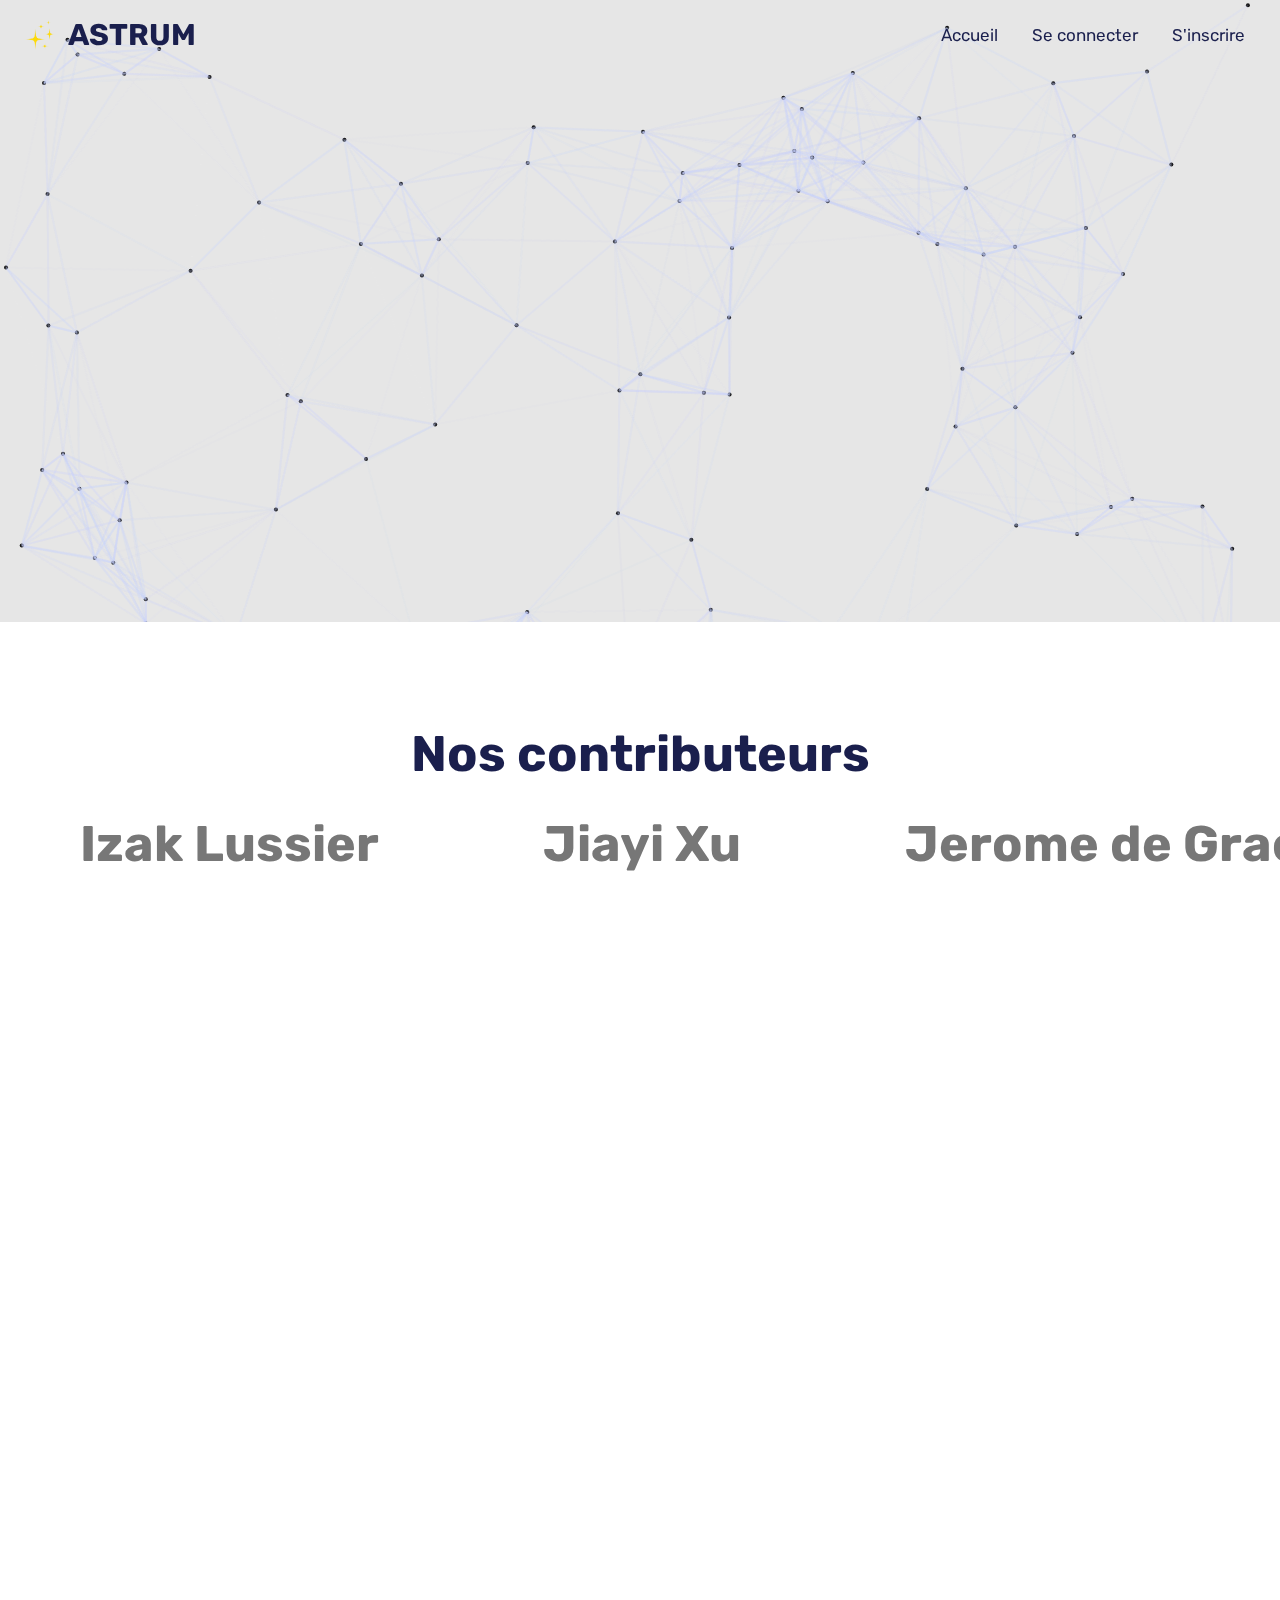
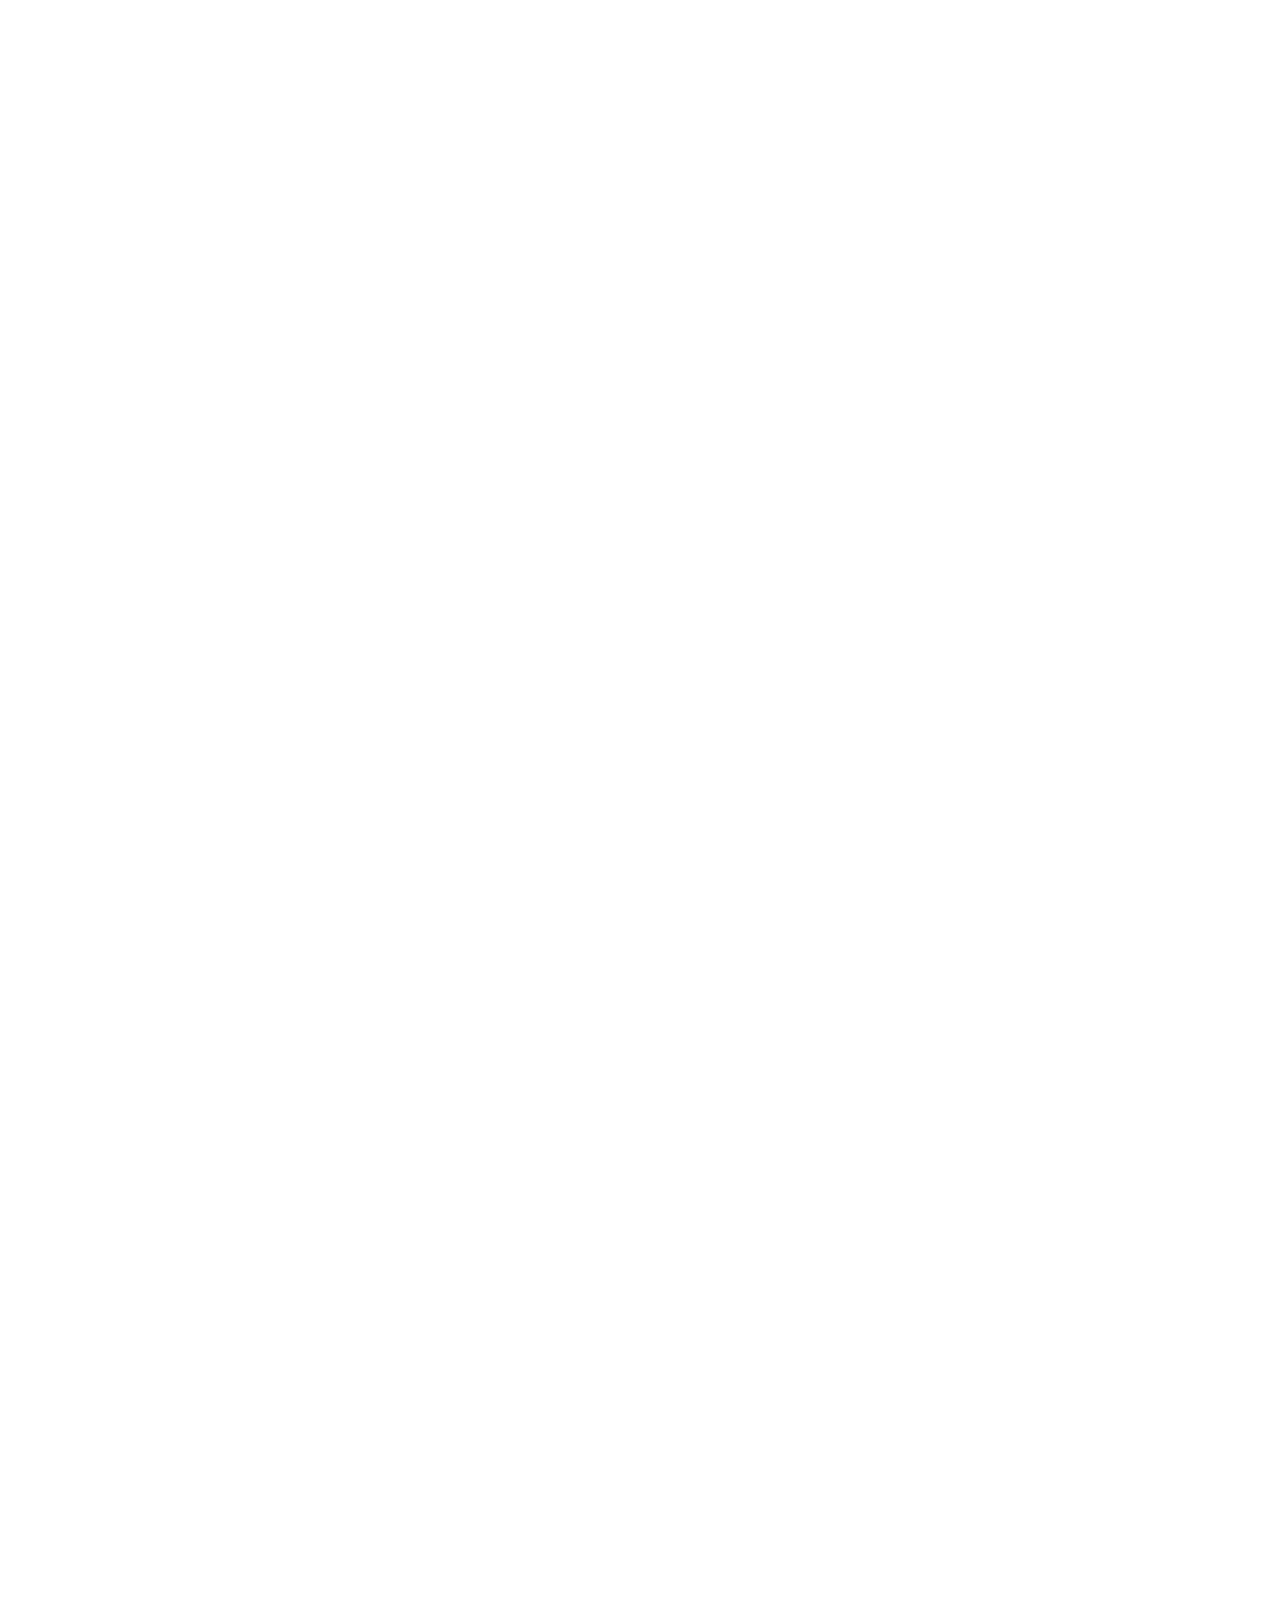
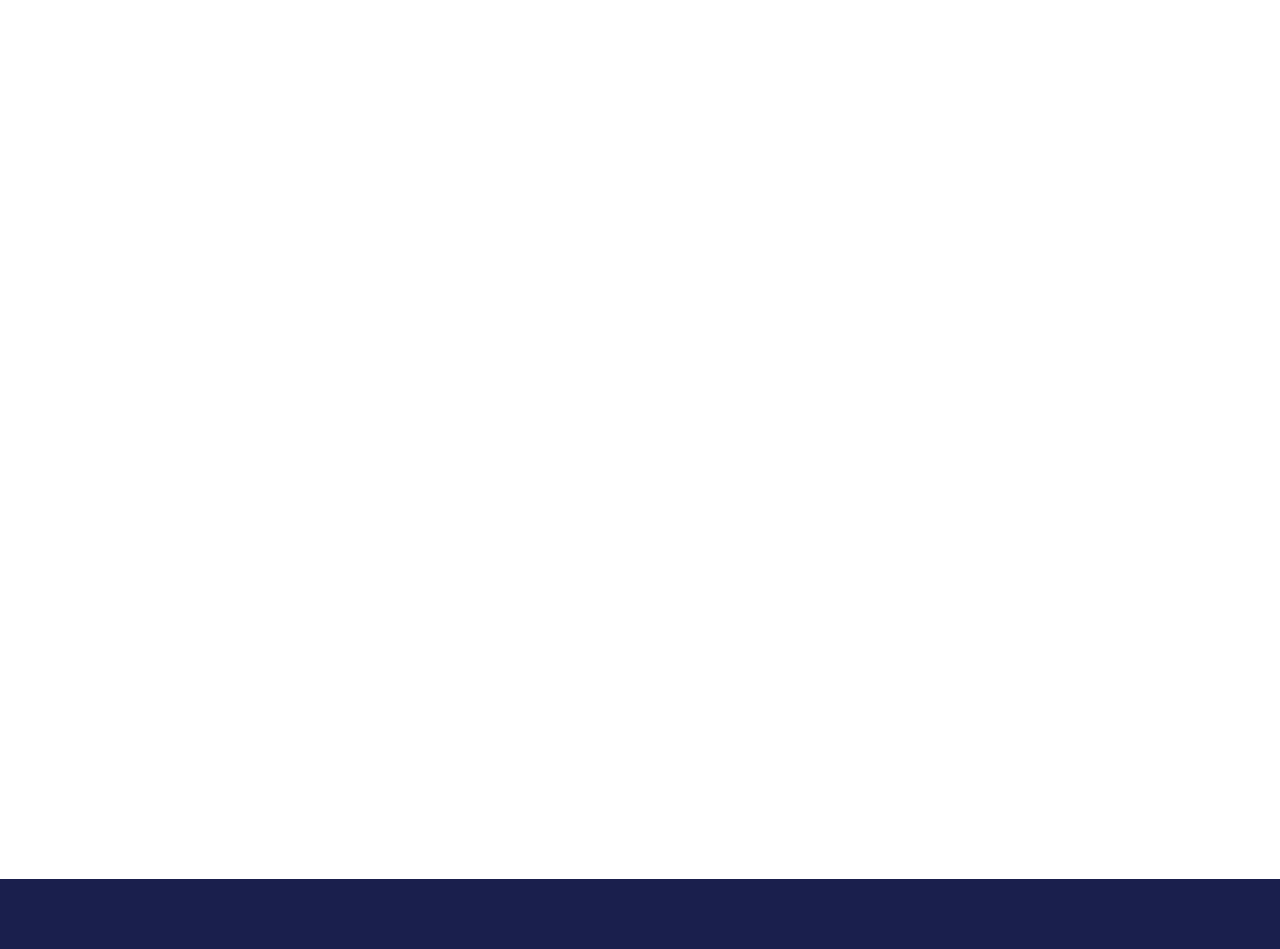
<file: html/index.html>
<!DOCTYPE html>
<html lang="en">

<head>
  <meta charset="UTF-8">
  <meta name="viewport" content="width=device-width, initial-scale=1.0">
  <!-- pour le css -->
  <link rel="stylesheet" href="/css/style_index.css">
  <link href="https://fonts.googleapis.com/css2?family=Rubik:wght@400;600&display=swap" rel="stylesheet">

  <!-- Les scripts -->
  <script src="https://code.jquery.com/jquery-3.6.4.min.js"></script>
  <script src="/js/custom/nodes.js" defer></script>
  <script defer src="/js/custom/initNodes.js"></script>

  <link rel="icon" href="/images/star-logo-tr.png" type="image/png"/>
  <title>Astrum</title>
</head>

<body>
  <canvas id="nodesCanvas"></canvas>

  <header id="main-header">
    <nav>
      <h1>
        <img src="/images/stars_logo.png" class="stars">
        <a href="index.html" id="logo">ASTRUM</a>
      </h1>
      <ul>
        <li><a href="index.html">Accueil</a></li>
        <li><a href="login.html">Se connecter</a></li>
        <li><a href="login.html">S'inscrire</a></li>
      </ul>
    </nav>
  </header>


  <div class="content-section content1">
    <div class="text-content">
      <h2>Étudiez, collaborez, progressez</h2>
      <p>Astrum révolutionne votre apprentissage avec des outils intuitifs :
        suivi personnalisé de vos sessions d'étude, défis motivants avec vos amis,
        espace de notes organisé et messagerie instantanée pour échanger avec votre réseau.
        Gagnez des récompenses et transformez chaque effort en victoire !</p>
    </div>
    <!-- <div class="images-content">
      <img src="/images/workspace.png" alt="espace travail" class="workspace">
    </div> -->
  </div>

  

  <div class="contributors-section">
    <h2>Nos contributeurs</h2>
    <div class="contributor-marquee">
      <div class="contributors-items">
        <span class="contributor-item">Izak Lussier</span>
        <span class="contributor-item">Jiayi Xu</span>
        <span class="contributor-item">Jerome de Grace</span>
        <span class="contributor-item">Ouerdia Choubane</span>

        <span class="contributor-item">Izak Lussier</span>
        <span class="contributor-item">Jiayi Xu</span>
        <span class="contributor-item">Jerome de Grace</span>
        <span class="contributor-item">Ouerdia Choubane</span>
      </div>

    </div>
  </div>
  <div class="content-section content2">
    <div class="text-content">
      <h2>Fonctionnalités</h2>
      <p class="fonctionalite">Astrum propose un suivi personnalisé des heures d'étude via un minuteur,
        des défis interactifs pour stimuler la productivité,
        et des récompenses pour célébrer les progrès. Les utilisateurs peuvent également interagir avec leurs amis,
        envoyer des encouragements et participer à des compétitions amicales,
        rendant l'apprentissage à la fois engageant et social.</p>
    </div>
    <div class="images-content">
      <img src="/images/illustration.png" alt="espace travail" class="features">
    </div>
  </div>

  <div class="content-section content3">
    <div class="text-content">
      <h2>Prenez des notes et organisez votre étude</h2>
      <p class="bloc-notes">Astrum offre également un espace dédié à la prise de notes,
        permettant aux étudiants d'organiser leurs idées et leurs cours dans un bloc-notes intégré.
        Ils peuvent créer, modifier et classer leurs notes facilement, pour un accès rapide et
        une meilleure gestion de leur apprentissage. Cette fonctionnalité complète l'expérience d'étude
        en centralisant toutes les ressources au même endroit, pour une productivité optimale.</p>
    </div>
    <div class="images-content">
      <img src="/images/blocnote.png" alt="espace travail" class="notes">
    </div>
  </div>

  <div class="content-section content4">
    <div class="text-content">
      <h2>Collaborez et motivez-vous en équipe avec Astrum</h2>
      <p class="teamwork">Astrum facilite le travail en groupe en permettant aux étudiants de former des équipes,
        de partager leurs objectifs et de suivre leurs progrès collectifs.
        Grâce aux défis personnalisables, les membres peuvent se lancer des challenges stimulants,
        comme atteindre un nombre d'heures d'étude ou compléter des tâches spécifiques.
        Cette dimension collaborative renforce l'engagement et transforme l'apprentissage en une aventure motivante et
        solidaire.</p>
    </div>
    <div class="images-content">
      <img src="/images/Teamwork.png" alt="espace travail" class="team">
    </div>
  </div>

  <div class="content-section content5">
    <div class="text-content">
      <h2>L'aspect social et motivant</h2>
      <p class="messagerie">Astrum propose un espace de discussion convivial où les étudiants peuvent échanger des
        messages avec leurs amis pour s'encourager mutuellement ou
        planifier des sessions de travail. Les tuteurs ont également accès à ce chat pour guider leurs élèves, répondre
        à leurs questions et leur proposer
        des défis stimulants. Cette messagerie instantanée crée un environnement d'étude interactif et soutenant,
        parfait pour progresser ensemble.</p>
    </div>
    <div class="images-content">
      <img src="/images/message.png" alt="espace travail" class="messages">
    </div>
  </div>
  <footer>
    <!-- rien pr linstant -->
  </footer>
</body>
</html>
</file>
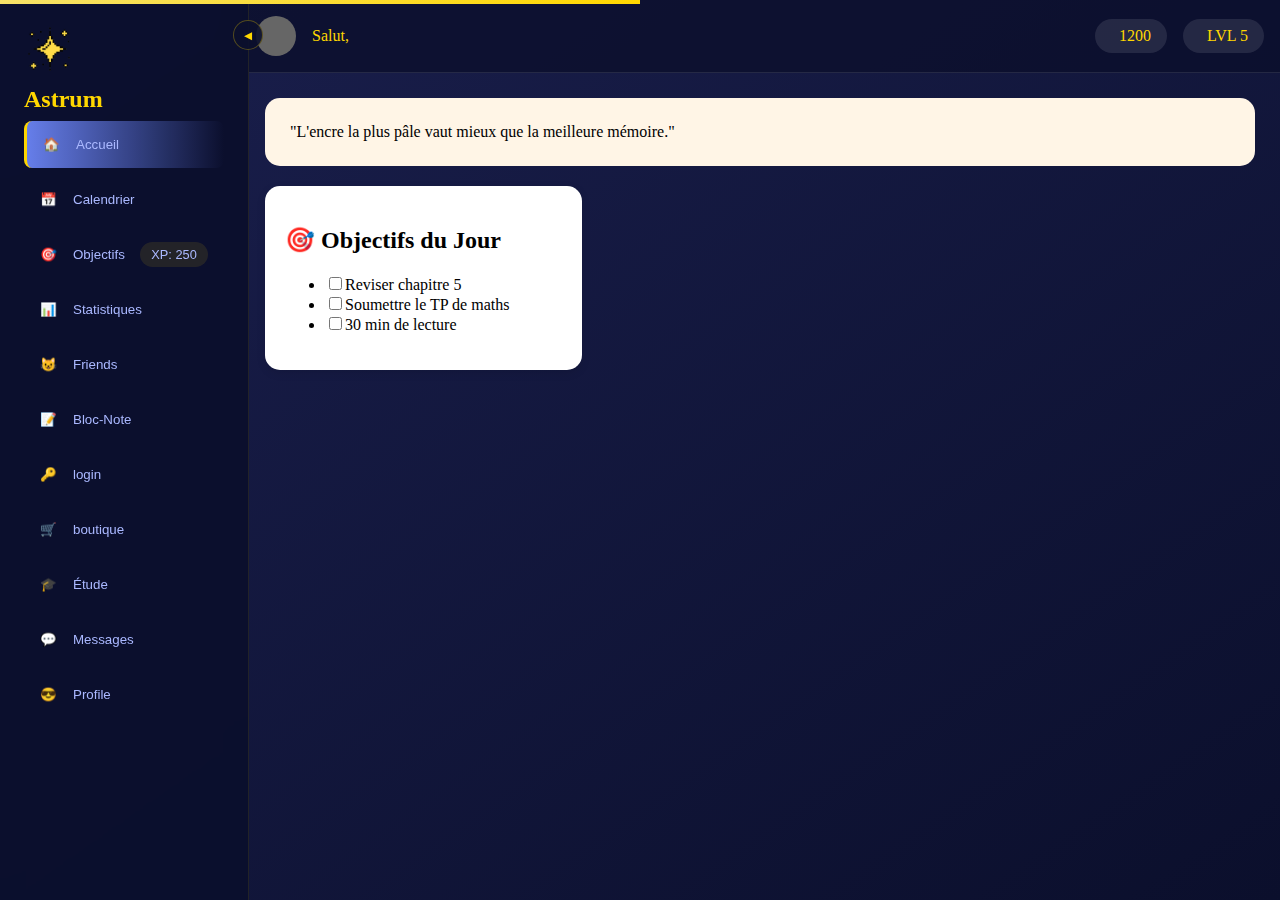
<file: html/accueil.html>
<!DOCTYPE html>
<html lang="en">
<head>
    <meta charset="UTF-8">
    <meta name="viewport" content="width=device-width, initial-scale=1.0">
       <!-- pour le css -->
       <link rel="stylesheet" href="/css/style_sidebar.css">
       <link rel="stylesheet" href="/css/style_general.css">
       <link rel="stylesheet" href="/css/style_objectifs.css">
       <link rel="stylesheet" href="/css/style_accueil.css">
       <link rel="stylesheet" href="/css/style_load.css">

       <!-- Les scripts -->
       <script src="https://code.jquery.com/jquery-3.6.4.min.js"></script>
       <script defer src="/js/sidebar.js"></script>
       <script defer src="/js/navigation.js"></script>
       <script defer src="/js/randomQuotes.js"></script>
       <script defer src="/js/connexion.js"></script>
       <script defer src="/js/account.js"></script>
       <link rel="icon" href="/images/star-logo-tr.png" type="image/png"/>
    <title>Document</title>
</head>
<body>
    <div id="loading-bar"></div>
    <nav class="sidebar">
        <div class="sidebar-header">
            <img src="/images/star-logo-tr.png" class="logo" alt="Astrum">
            <h1 class="sidebar-title">Astrum</h1>
        </div>

        <div class="sidebar-bar">
            <button class="sidebar-toggle">◄</button>
            
            <button class="nav-item" data-section="Accueil" id="Accueil-page">
                <span class="nav-icon">🏠</span>
                <span class="nav-text">Accueil</span>
            </button>

            <button class="nav-item" data-section="calendar" id="calendrier-page">
                <span class="nav-icon">📅</span>
                <span class="nav-text">Calendrier</span>
            </button>

            <button class="nav-item" data-section="objectifs" id="objectifs-page">
                <span class="nav-icon">🎯</span>
                <span class="nav-text">Objectifs</span>
                <span class="xp-badge">XP: 250</span>
            </button>
    
            <button class="nav-item" data-section="stats" id="statistiques-page">
                <span class="nav-icon">📊</span>
                <span class="nav-text">Statistiques</span>
            </button>
            
            <button class="nav-item" data-section="" id="friend-page">
                <span class="nav-icon">😺</span>
                <span class="nav-text">Friends</span>
            </button>

            <button class="nav-item" data-section="" id="bloc-note-page">
                <span class="nav-icon">📝</span>
                <span class="nav-text">Bloc-Note</span>
            </button>

            <button class="nav-item" data-section="" id="login-page">
                <span class="nav-icon">🔑</span>
                <span class="nav-text">login</span>
            </button>

            <button class="nav-item" data-section="" id="boutique-page">
                <span class="nav-icon">🛒</span>
                <span class="nav-text">boutique</span>
            </button>

            <button class="nav-item" data-section="" id="etude-page">
                <span class="nav-icon">🎓</span>
                <span class="nav-text">Étude</span>
            </button>

            <button class="nav-item" data-section="" id="conversation-page">
                <span class="nav-icon">💬</span>
                <span class="nav-text">Messages</span>
            </button>

            <button class="nav-item" data-section="" id="profile-page">
                <span class="nav-icon">😎</span>
                <span class="nav-text">Profile</span>
            </button>
    
            <!-- <div class="sidebar-footer">
                <div class="level-progress">
                    <div class="progress-bar" style="width: 65%"></div>
                    <span>Niveau 3</span>
                </div>
            </div> -->
        </div>

        <!-- <div class="user-profile">
            <img src="/images/user-avatar.png" alt="Profile" class="user-avatar">

            <div class="user-info">
                <span class="user-name">John Doe</span>
                <span class="user-role">Etudiant</span>
            </div>
        </div> -->
    </nav>

    <div class="main-container">
        <header class="top-header">
            <div class="user-info">
                <div class="avatar"></div>
                <span>Salut, <strong id="username"></strong></span>
            </div>
            <div class="coins-xp">
                <div class="coins">
                    <i class="fas fa-coins"></i>
                    <span>1200</span>
                </div>
                <div class="xp">
                    <i class="fas fa-star"></i>
                    <span>LVL 5</span>
                </div>
            </div>
        </header>
        
        <div class="accueil-container">
            <div class="quotes">
                <div id="random-quote">"{{random_quote}}"</div>
            </div>
    
            <div class="objectifs-section">
                <h2>🎯 Objectifs du Jour</h2>
                <ul class="obj-liste">
                    <li><input type="checkbox">Reviser chapitre 5</li>
                    <li><input type="checkbox">Soumettre le TP de maths</li>
                    <li><input type="checkbox">30 min de lecture</li>
                </ul>
            </div>
           
        </div>
    </div>

    <script>
        navigator.serviceWorker.register('/js/sw.js');
    </script>
</body>
</html>
</file>
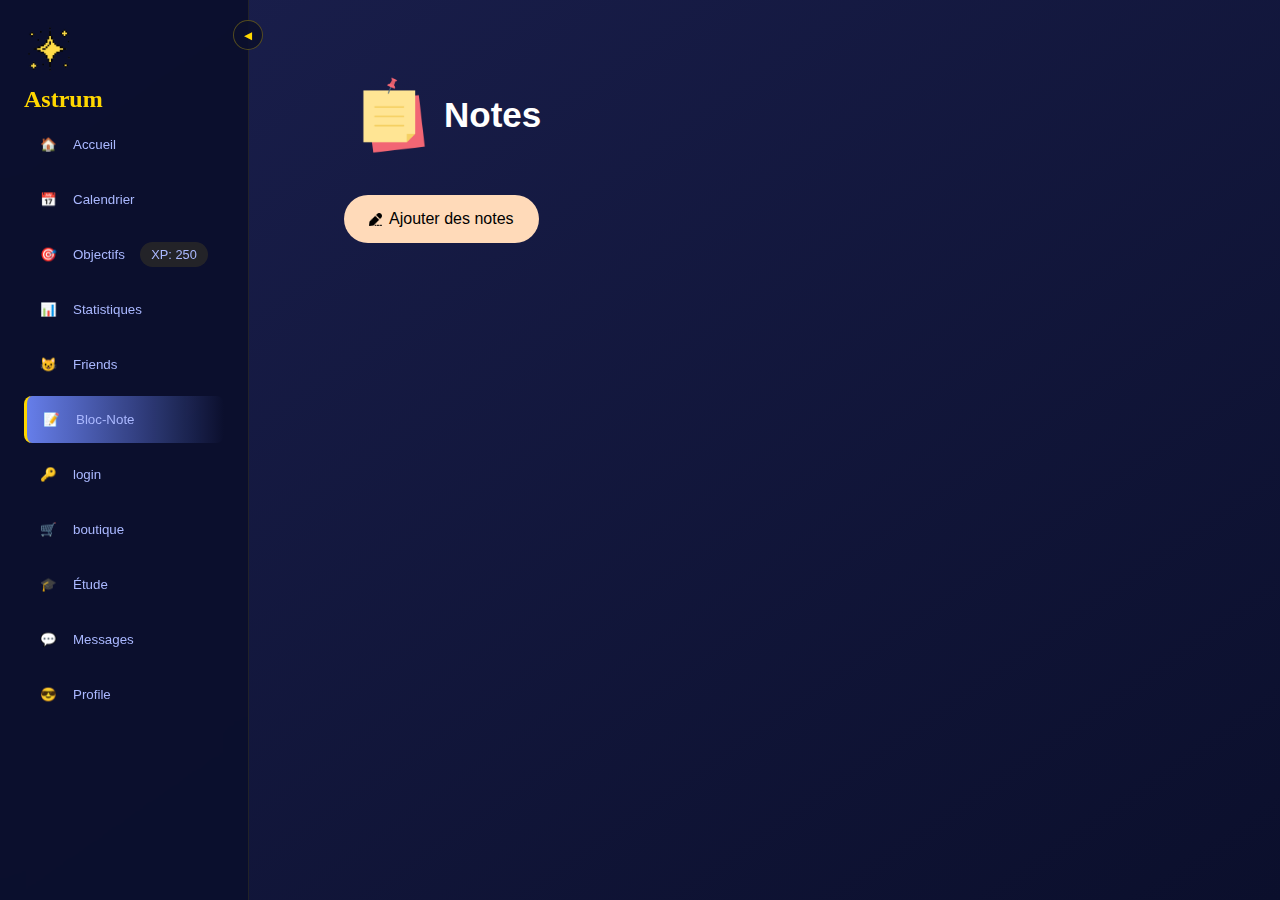
<file: html/Bloc-note.html>
<!DOCTYPE html>
<html lang="en">
<head>
    <meta charset="UTF-8">
    <meta name="viewport" content="width=device-width, initial-scale=1.0">
        <!-- pour le css -->
        <link rel="stylesheet" href="/css/style_sidebar.css">
        <link rel="stylesheet" href="/css/style_bloc-note.css">
        <link rel="stylesheet" href="/css/style_general.css">
        <link rel="stylesheet" href="/css/style_load.css">
        <!-- Les scripts -->
        <script src="https://code.jquery.com/jquery-3.6.4.min.js"></script>
        <script defer src="/js/sidebar.js"></script>
        <script defer src="/js/navigation.js"></script>
        <script defer src="/js/connexion.js"></script>
        <script defer src="/js/note.js"></script>
        <link rel="icon" href="/images/star-logo-tr.png" type="image/png"/>
    <title>Document</title>
</head>
<body>
    <div id="loading-bar"></div>
    <nav class="sidebar">
        <div class="sidebar-header">
            <img src="/images/star-logo-tr.png" class="logo" alt="Astrum">
            <h1 class="sidebar-title">Astrum</h1>
        </div>

        <div class="sidebar-bar">
            <button class="sidebar-toggle">◄</button>
            
            <button class="nav-item" data-section="Accueil" id="Accueil-page">
                <span class="nav-icon">🏠</span>
                <span class="nav-text">Accueil</span>
            </button>

            <button class="nav-item" data-section="calendar" id="calendrier-page">
                <span class="nav-icon">📅</span>
                <span class="nav-text">Calendrier</span>
            </button>

            <button class="nav-item" data-section="objectifs" id="objectifs-page">
                <span class="nav-icon">🎯</span>
                <span class="nav-text">Objectifs</span>
                <span class="xp-badge">XP: 250</span>
            </button>
    
            <button class="nav-item" data-section="stats" id="statistiques-page">
                <span class="nav-icon">📊</span>
                <span class="nav-text">Statistiques</span>
            </button>
            
            <button class="nav-item" data-section="" id="friend-page">
                <span class="nav-icon">😺</span>
                <span class="nav-text">Friends</span>
            </button>

            <button class="nav-item" data-section="" id="bloc-note-page">
                <span class="nav-icon">📝</span>
                <span class="nav-text">Bloc-Note</span>
            </button>

            <button class="nav-item" data-section="" id="login-page">
                <span class="nav-icon">🔑</span>
                <span class="nav-text">login</span>
            </button>

            <button class="nav-item" data-section="" id="boutique-page">
                <span class="nav-icon">🛒</span>
                <span class="nav-text">boutique</span>
            </button>

            <button class="nav-item" data-section="" id="etude-page">
                <span class="nav-icon">🎓</span>
                <span class="nav-text">Étude</span>
            </button>

            <button class="nav-item" data-section="" id="conversation-page">
                <span class="nav-icon">💬</span>
                <span class="nav-text">Messages</span>
            </button>
            
            <button class="nav-item" data-section="" id="profile-page">
                <span class="nav-icon">😎</span>
                <span class="nav-text">Profile</span>
            </button>
    
            <!-- <div class="sidebar-footer">
                <div class="level-progress">
                    <div class="progress-bar" style="width: 65%"></div>
                    <span>Niveau 3</span>
                </div>
            </div> -->
        </div>

        <!-- <div class="user-profile">
            <img src="/images/user-avatar.png" alt="Profile" class="user-avatar">

            <div class="user-info">
                <span class="user-name">John Doe</span>
                <span class="user-role">Etudiant</span>
            </div>
        </div> -->
    </nav>
    <div class="main-container">
        <div class="container">
            <h1><img src="/images/sticky-note.png" alt="Bloc-note" class="icone-note"> Notes</h1>
            <button class="btn"><img src = "/images/pencil.png" alt="Pencil" class="icone-pencil"> Ajouter des notes</button>
            <div class="notes-container">
                <!-- <p contenteditable="true" class="input-box">
                    <img src="/images/remove.png" alt="Remove" class="icone-remove"> -->
                </p>
            </div>
        </div>
    </div>
</body>
</html>
</file>
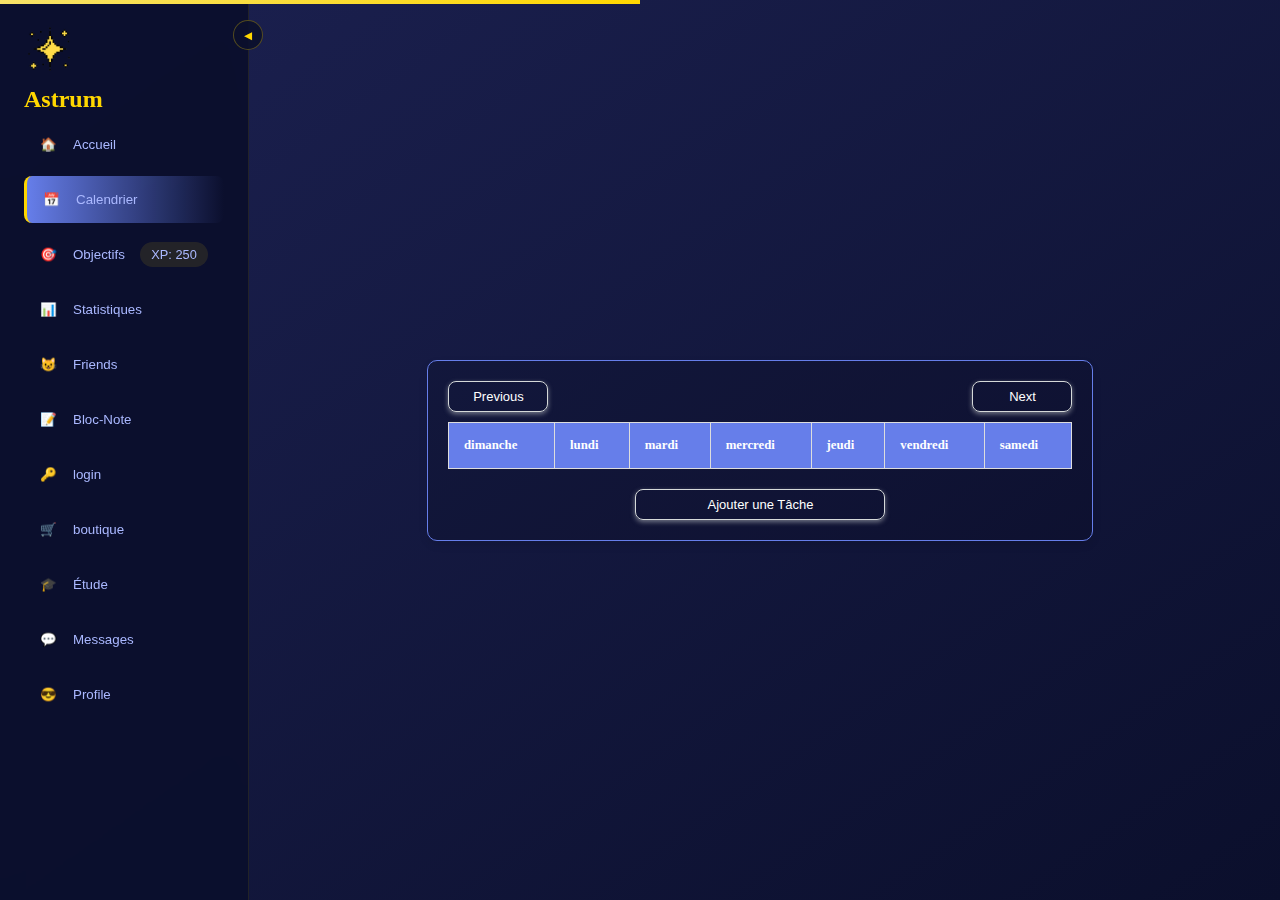
<file: html/calendrier.html>
<!DOCTYPE html>
<html lang="en">
<head>
    <meta charset="UTF-8">
    <meta name="viewport" content="width=device-width, initial-scale=1.0">
    <!-- pour le css -->
    <link rel="stylesheet" href="/css/style_sidebar.css">
    <link rel="stylesheet" href="/css/style_general.css">
    <link rel="stylesheet" href="/css/style_calendrier.css">
    <link rel="stylesheet" href="/css/style_objectifs.css">
    <link rel="stylesheet" href="/css/style_load.css">
    <!-- Les scripts -->
    <script src="https://code.jquery.com/jquery-3.6.4.min.js"></script>
    <script defer src="/js/calendrier.js"></script>
    <script defer src="/js/sidebar.js"></script>
    <script defer src="/js/navigation.js"></script>
    <script defer src="/js/connexion.js"></script>
    <title>Calendrier !!!</title>
    <link rel="icon" href="/images/star-logo-tr.png" type="image/png"/>
</head>
<body>
    <div id="loading-bar"></div>
    <nav class="sidebar">
        <div class="sidebar-header">
            <img src="/images/star-logo-tr.png" class="logo" alt="Astrum">
            <h1 class="sidebar-title">Astrum</h1>
        </div>

        <div class="sidebar-bar">
            <button class="sidebar-toggle">◄</button>
            
            <button class="nav-item" data-section="Accueil" id="Accueil-page">
                <span class="nav-icon">🏠</span>
                <span class="nav-text">Accueil</span>
            </button>

            <button class="nav-item" data-section="calendar" id="calendrier-page">
                <span class="nav-icon">📅</span>
                <span class="nav-text">Calendrier</span>
            </button>

            <button class="nav-item" data-section="objectifs" id="objectifs-page">
                <span class="nav-icon">🎯</span>
                <span class="nav-text">Objectifs</span>
                <span class="xp-badge">XP: 250</span>
            </button>
    
            <button class="nav-item" data-section="stats" id="statistiques-page">
                <span class="nav-icon">📊</span>
                <span class="nav-text">Statistiques</span>
            </button>
            
            <button class="nav-item" data-section="" id="friend-page">
                <span class="nav-icon">😺</span>
                <span class="nav-text">Friends</span>
            </button>

            <button class="nav-item" data-section="" id="bloc-note-page">
                <span class="nav-icon">📝</span>
                <span class="nav-text">Bloc-Note</span>
            </button>

            <button class="nav-item" data-section="" id="login-page">
                <span class="nav-icon">🔑</span>
                <span class="nav-text">login</span>
            </button>

            <button class="nav-item" data-section="" id="boutique-page">
                <span class="nav-icon">🛒</span>
                <span class="nav-text">boutique</span>
            </button>

            <button class="nav-item" data-section="" id="etude-page">
                <span class="nav-icon">🎓</span>
                <span class="nav-text">Étude</span>
            </button>

            <button class="nav-item" data-section="" id="conversation-page">
                <span class="nav-icon">💬</span>
                <span class="nav-text">Messages</span>
            </button>
            
            <button class="nav-item" data-section="" id="profile-page">
                <span class="nav-icon">😎</span>
                <span class="nav-text">Profile</span>
            </button>
    
            <!-- <div class="sidebar-footer">
                <div class="level-progress">
                    <div class="progress-bar" style="width: 65%"></div>
                    <span>Niveau 3</span>
                </div>
            </div> -->
        </div>

        <!-- <div class="user-profile">
            <img src="/images/user-avatar.png" alt="Profile" class="user-avatar">

            <div class="user-info">
                <span class="user-name">John Doe</span>
                <span class="user-role">Etudiant</span>
            </div>
        </div> -->
    </nav>

    <div class="main-container">
        <!-- <header class="top-header">
            <div class="user-info">
                <div class="avatar"></div>
                <span>Salut, <strong>Victoria</strong></span>
            </div>
            <div class="coins-xp">
                <div class="coins">
                    <i class="fas fa-coins"></i>
                    <span>1200</span>
                </div>
                <div class="xp">
                    <i class="fas fa-star"></i>
                    <span>LVL 5</span>
                </div>
            </div>
        </header> -->

        <div class="calendrier">
            <div class="change-mois">            
                <button id="prevMonth">Previous</button>
                <button id="nextMonth">Next</button>
            </div>
            <table id="Calendrier">
                <caption id="titre"></caption>
                <thead>
                    <tr>
                    <th>dimanche</th>
                    <th>lundi</th>
                    <th>mardi</th>
                    <th>mercredi</th>
                    <th>jeudi</th>
                    <th>vendredi</th>
                    <th>samedi</th>
                </tr>
              </thead>
            </table>
    
            <button id="montre-tache">Ajouter une Tâche</button>
        </div>
    
    
        <div class="ajout-Tache">
            <form action="" class="ajout-form">
                <button id="close">x</button>
                <h2>Ajoute une tâche</h2>
                <label for="nom-tache">Nom de la tâche </label>
                <input type="text" id="nom-tache">
                <label for="desc-tache">Description de la tâche </label>
                <input type="text" id="desc-tache">
                <label for="date-tache">Date de la tâche </label>
                <input type="text" id="date-tache">
                <label for="objectif-tache">Nom de l'objectif </label>
                <input type="text" id="objectif-tache">
                <br>
                <button id="ajouter-Tache">Ajouter</button>
            </form>
        </div>
        
    </div>
</body>
</html>
</file>
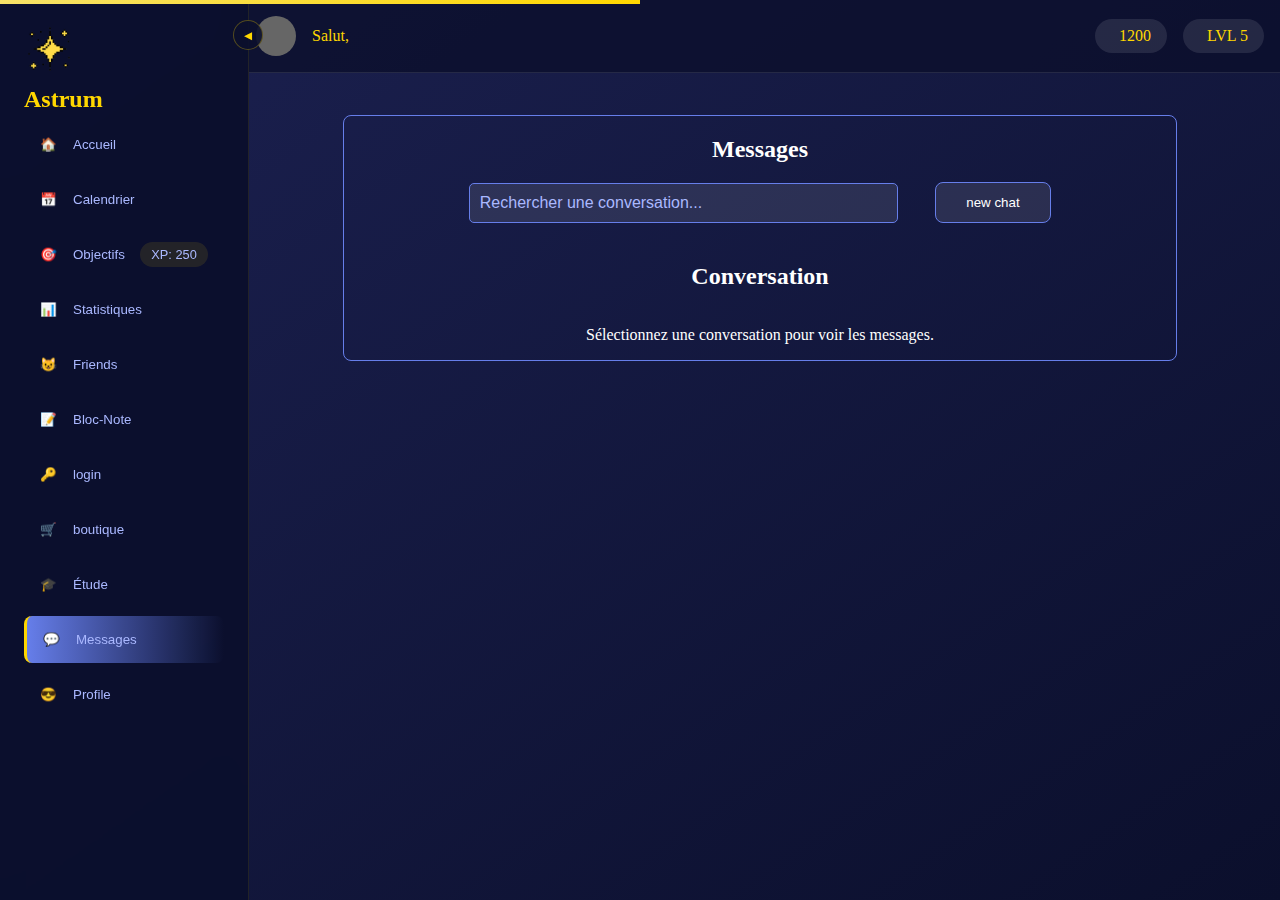
<file: html/conversation.html>
<!DOCTYPE html>
<html lang="en">
<head>
    <meta charset="UTF-8">
    <meta name="viewport" content="width=device-width, initial-scale=1.0">
        <!-- pour le css -->
        <link rel="stylesheet" href="/css/style_sidebar.css">
        <link rel="stylesheet" href="/css/style_general.css">
        <link rel="stylesheet" href="/css/style_conversation.css">
        <link rel="stylesheet" href="/css/style_load.css">
        <!-- Les scripts -->
        <script src="https://code.jquery.com/jquery-3.6.4.min.js"></script>
        <script defer src="/js/sidebar.js"></script>
        <script defer src="/js/navigation.js"></script>
        <script defer src="/js/conversation.js"></script>
        <script defer src="/js/connexion.js"></script> 
        <script defer src="/js/account.js"></script>   
    <title>Document</title>
</head>
<body>
    <div id="loading-bar"></div>
    <nav class="sidebar">
        <div class="sidebar-header">
            <img src="/images/star-logo-tr.png" class="logo" alt="Astrum">
            <h1 class="sidebar-title">Astrum</h1>
        </div>

        <div class="sidebar-bar">
            <button class="sidebar-toggle">◄</button>
            
            <button class="nav-item" data-section="Accueil" id="Accueil-page">
                <span class="nav-icon">🏠</span>
                <span class="nav-text">Accueil</span>
            </button>

            <button class="nav-item" data-section="calendar" id="calendrier-page">
                <span class="nav-icon">📅</span>
                <span class="nav-text">Calendrier</span>
            </button>

            <button class="nav-item" data-section="objectifs" id="objectifs-page">
                <span class="nav-icon">🎯</span>
                <span class="nav-text">Objectifs</span>
                <span class="xp-badge">XP: 250</span>
            </button>
    
            <button class="nav-item" data-section="stats" id="statistiques-page">
                <span class="nav-icon">📊</span>
                <span class="nav-text">Statistiques</span>
            </button>
            
            <button class="nav-item" data-section="" id="friend-page">
                <span class="nav-icon">😺</span>
                <span class="nav-text">Friends</span>
            </button>

            <button class="nav-item" data-section="" id="bloc-note-page">
                <span class="nav-icon">📝</span>
                <span class="nav-text">Bloc-Note</span>
            </button>

            <button class="nav-item" data-section="" id="login-page">
                <span class="nav-icon">🔑</span>
                <span class="nav-text">login</span>
            </button>

            <button class="nav-item" data-section="" id="boutique-page">
                <span class="nav-icon">🛒</span>
                <span class="nav-text">boutique</span>
            </button>

            <button class="nav-item" data-section="" id="etude-page">
                <span class="nav-icon">🎓</span>
                <span class="nav-text">Étude</span>
            </button>

            <button class="nav-item" data-section="" id="conversation-page">
                <span class="nav-icon">💬</span>
                <span class="nav-text">Messages</span>
            </button>
            
            <button class="nav-item" data-section="" id="profile-page">
                <span class="nav-icon">😎</span>
                <span class="nav-text">Profile</span>
            </button>
    
            <!-- <div class="sidebar-footer">
                <div class="level-progress">
                    <div class="progress-bar" style="width: 65%"></div>
                    <span>Niveau 3</span>
                </div>
            </div> -->
        </div>

        <!-- <div class="user-profile">
            <img src="/images/user-avatar.png" alt="Profile" class="user-avatar">

            <div class="user-info">
                <span class="user-name">John Doe</span>
                <span class="user-role">Etudiant</span>
            </div>
        </div> -->
    </nav>

    <div class="main-container">
        <header class="top-header">
            <div class="user-info">
                <div class="avatar"></div>
                <span>Salut, <strong id="username"></strong></span>
            </div>
            <div class="coins-xp">
                <div class="coins">
                    <i class="fas fa-coins"></i>
                    <span>1200</span>
                </div>
                <div class="xp">
                    <i class="fas fa-star"></i>
                    <span>LVL 5</span>
                </div>
            </div>
        </header>

        <div class="chat-container">
            <section class="chat-list-container">
                <h2>Messages</h2>
                <div class="input-chat">
                    <input type="text" id="search-chat" class="chat-search" placeholder="Rechercher une conversation...">
                    <button class="new-chat" id="new-chat">new chat</button>
                </div>
                <ul class="chat-list">
                </ul>
            </section>
            
            <section class="chat-info-container">
                <h2>Conversation</h2>
                <div class="conversation-content">
                    <p>Sélectionnez une conversation pour voir les messages.</p>
                    <div id="user-id"></div>
                </div>
            </section>
        </div>  

        <div class="ajout-Convo">
            <form action="" class="ajout-form">
                <button type="button" id="close">x</button>
                <h2>Créer une conversation</h2>
        
                <label for="id-invite">ID de l'invité</label>
                <input type="text" id="id-invite" name="id-invite" required>
        
                <label for="nom-convo">Nom de la conversation</label>
                <input type="text" id="nom-convo" name="nom-convo" required>
                <br>
                <button type="submit" id="ajouter-Convo">Ajouter</button>
            </form>
        </div>        
    </div>
</body>
</html>
</file>
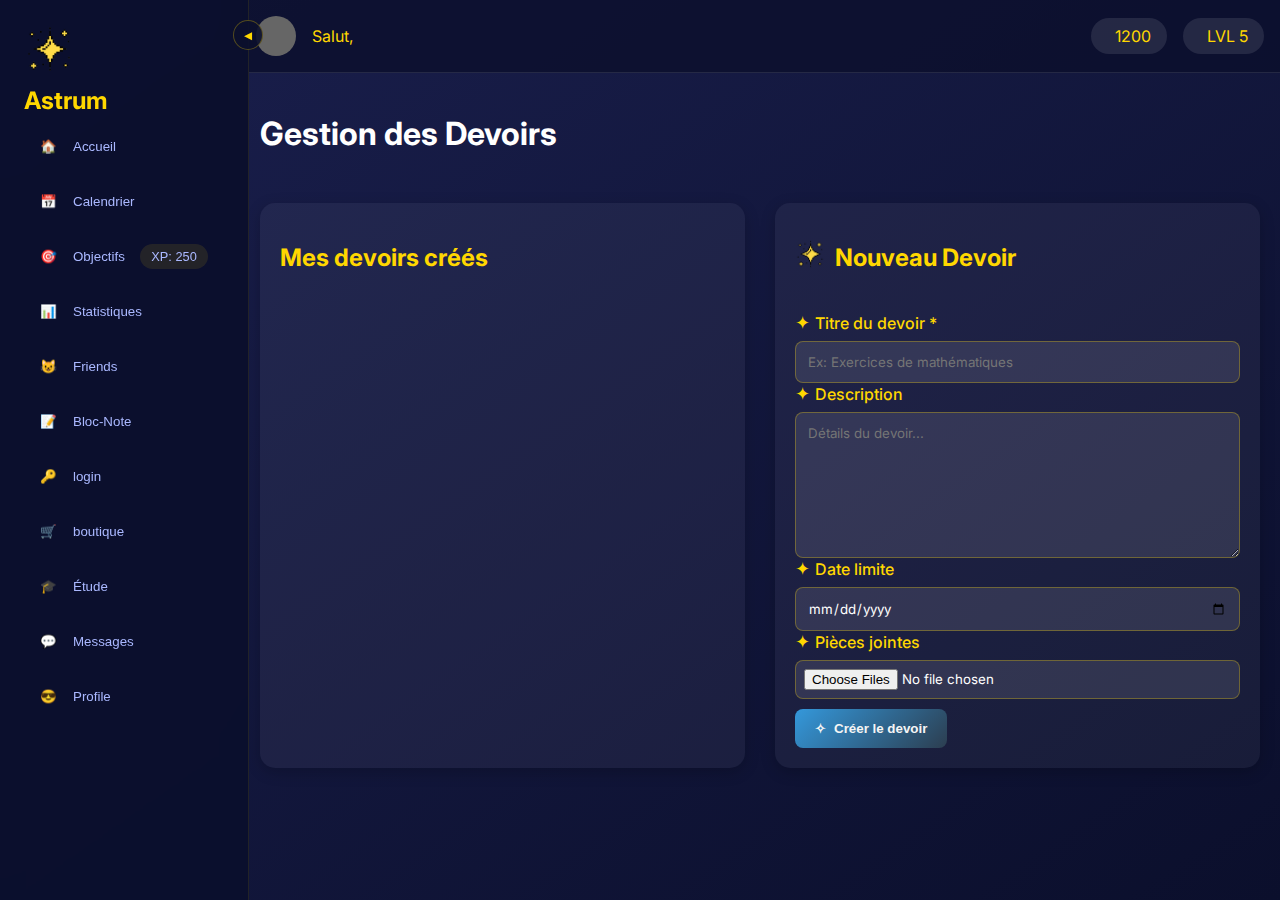
<file: html/Devoirs.html>
<!DOCTYPE html>
<html lang="en">
<head>
    <meta charset="UTF-8">
    <meta name="viewport" content="width=device-width, initial-scale=1.0">
    <!-- pour le css -->
    <link rel="stylesheet" href="/css/style_sidebar.css">
    <link rel="stylesheet" href="/css/style_general.css">
    <link rel="stylesheet" href="/css/style_devoirs.css">
    <link rel="stylesheet" href="/css/style_load.css">
    <!-- Les scripts -->
    <script src="https://code.jquery.com/jquery-3.6.4.min.js"></script>
    <script defer src="/js/sidebar.js"></script>
    <script defer src="/js/navigation.js"></script>
    <script defer src="/js/connexion.js"></script>
    <script defer src="/js/account.js"></script>
    <script defer src="/js/devoirs.js"></script>
    <link rel="icon" href="/images/star-logo-tr.png" type="image/png"/>
    <title>Devoirs</title>
</head>
<body>
    <div id="loading-bar"></div>
    <nav class="sidebar">
        <div class="sidebar-header">
            <img src="/images/star-logo-tr.png" class="logo" alt="Astrum">
            <h1 class="sidebar-title">Astrum</h1>
        </div>

        <div class="sidebar-bar">
            <button class="sidebar-toggle">◄</button>
            
            <button class="nav-item" data-section="Accueil" id="Accueil-page">
                <span class="nav-icon">🏠</span>
                <span class="nav-text">Accueil</span>
            </button>

            <button class="nav-item" data-section="calendar" id="calendrier-page">
                <span class="nav-icon">📅</span>
                <span class="nav-text">Calendrier</span>
            </button>

            <button class="nav-item" data-section="objectifs" id="objectifs-page">
                <span class="nav-icon">🎯</span>
                <span class="nav-text">Objectifs</span>
                <span class="xp-badge">XP: 250</span>
            </button>
    
            <button class="nav-item" data-section="stats" id="statistiques-page">
                <span class="nav-icon">📊</span>
                <span class="nav-text">Statistiques</span>
            </button>
            
            <button class="nav-item" data-section="" id="friend-page">
                <span class="nav-icon">😺</span>
                <span class="nav-text">Friends</span>
            </button>

            <button class="nav-item" data-section="" id="bloc-note-page">
                <span class="nav-icon">📝</span>
                <span class="nav-text">Bloc-Note</span>
            </button>

            <button class="nav-item" data-section="" id="login-page">
                <span class="nav-icon">🔑</span>
                <span class="nav-text">login</span>
            </button>

            <button class="nav-item" data-section="" id="boutique-page">
                <span class="nav-icon">🛒</span>
                <span class="nav-text">boutique</span>
            </button>

            <button class="nav-item" data-section="" id="etude-page">
                <span class="nav-icon">🎓</span>
                <span class="nav-text">Étude</span>
            </button>

            <button class="nav-item" data-section="" id="conversation-page">
                <span class="nav-icon">💬</span>
                <span class="nav-text">Messages</span>
            </button>
            
            <button class="nav-item" data-section="" id="profile-page">
                <span class="nav-icon">😎</span>
                <span class="nav-text">Profile</span>
            </button>
    
            <!-- <div class="sidebar-footer">
                <div class="level-progress">
                    <div class="progress-bar" style="width: 65%"></div>
                    <span>Niveau 3</span>
                </div>
            </div> -->
        </div>

    </nav>

    <div class="main-container">
        <header class="top-header">
            <div class="user-info">
                <div class="avatar"></div>
                <span>Salut, <strong id="username"></strong></span>
            </div>
            <div class="coins-xp">
                <div class="coins" id="coins">
                    <i class="fas fa-coins"></i>
                    <span>1200</span>
                </div>
                <div class="xp" id="xp">
                    <i class="fas fa-star"></i>
                    <span>LVL 5</span>
                </div>
            </div>
        </header>
        <div class="devoirs-container">
            <h1>Gestion des Devoirs</h1>
            
            <div class="devoirs-liste">
                <h2>Mes devoirs créés</h2>
                <div id="devoirs-list" class="devoirs-grid">
                    <!-- Les devoirs seront chargés ici dynamiquement -->
                </div>
            </div>
    
            <div class="devoirs-ajout">
                <div class="titre-devoirs">
                    <img src="/images/star-logo-tr.png" class="logo" alt="Astrum Logo">
                    <h2>Nouveau Devoir</h2>
                </div>
                
                <div class="devoir-form">
                    <form id="devoir-form">
                        <div class="input-group">
                            <label for="titre"><span class="star-icon">✦</span>Titre du devoir *</label>
                            <input type="text" id="titre" name="titre" required 
                                   placeholder="Ex: Exercices de mathématiques">
                        </div>
            
                        <div class="input-group">
                            <label for="description"><span class="star-icon">✦</span>Description</label>
                            <textarea id="description" name="description" rows="5"
                                      placeholder="Détails du devoir..."></textarea>
                        </div>
            
                        <div class="input-group">
                            <label for="date_limite"><span class="star-icon">✦</span>Date limite</label>
                            <input type="date" id="date_limite" name="date_limite">
                        </div>
            
                        <div class="input-group">
                            <label for="fichiers"><span class="star-icon">✦</span>Pièces jointes</label>
                            <input type="file" id="fichiers" name="fichiers" multiple>
                        </div>
            
                        <button type="submit" class="btn-devoir" id="submit-btn">
                            <span class="star-pulse">✧</span> Créer le devoir
                            <div class="star-trail"></div>
                        </button>
                    </form>
                </div>
            </div>
        </div>
    </div>
</body>
</html>
</file>
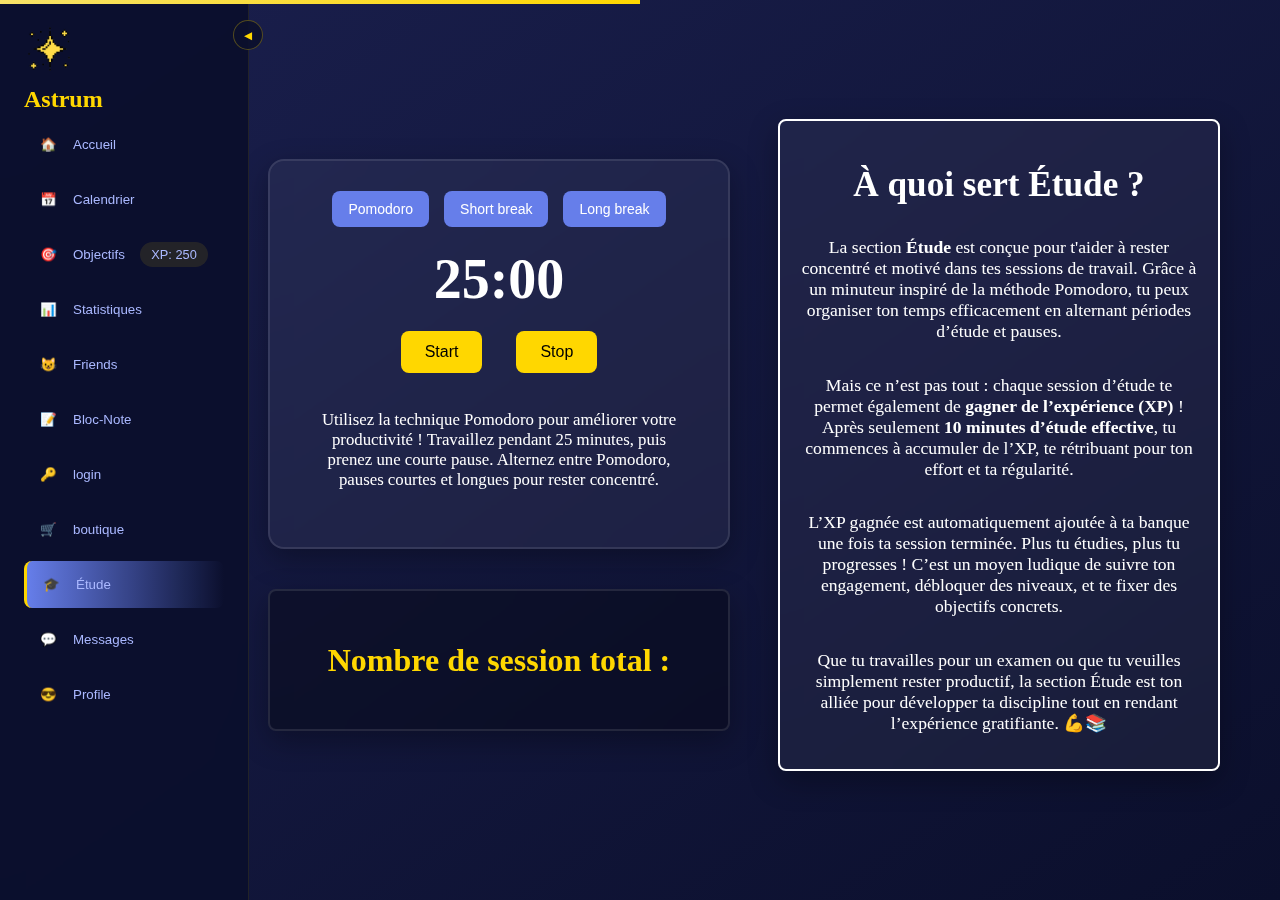
<file: html/Etude.html>
<!DOCTYPE html>
<html lang="en">
<head>
    <meta charset="UTF-8">
    <meta name="viewport" content="width=device-width, initial-scale=1.0">
        <!-- pour le css -->
        <link rel="stylesheet" href="/css/style_sidebar.css">
        <link rel="stylesheet" href="/css/style_general.css">
        <link rel="stylesheet" href="/css/style_etude.css">
        <link rel="stylesheet" href="/css/style_load.css">
        <!-- Les scripts -->
        <script src="https://code.jquery.com/jquery-3.6.4.min.js"></script>
        <script defer src="/js/sidebar.js"></script>
        <script defer src="/js/navigation.js"></script>
        <script defer src="/js/etude.js"></script>
        <script defer src="/js/connexion.js"></script>
        <script defer src="/js/account.js"></script>
        <link rel="icon" href="/images/star-logo-tr.png" type="image/png"/>
    <title>Document</title>
</head>
<body>
    <div id="loading-bar"></div>
    <nav class="sidebar">
        <div class="sidebar-header">
            <img src="/images/star-logo-tr.png" class="logo" alt="Astrum">
            <h1 class="sidebar-title">Astrum</h1>
        </div>

        <div class="sidebar-bar">
            <button class="sidebar-toggle">◄</button>
            
            <button class="nav-item" data-section="Accueil" id="Accueil-page">
                <span class="nav-icon">🏠</span>
                <span class="nav-text">Accueil</span>
            </button>

            <button class="nav-item" data-section="calendar" id="calendrier-page">
                <span class="nav-icon">📅</span>
                <span class="nav-text">Calendrier</span>
            </button>

            <button class="nav-item" data-section="objectifs" id="objectifs-page">
                <span class="nav-icon">🎯</span>
                <span class="nav-text">Objectifs</span>
                <span class="xp-badge">XP: 250</span>
            </button>
    
            <button class="nav-item" data-section="stats" id="statistiques-page">
                <span class="nav-icon">📊</span>
                <span class="nav-text">Statistiques</span>
            </button>
            
            <button class="nav-item" data-section="" id="friend-page">
                <span class="nav-icon">😺</span>
                <span class="nav-text">Friends</span>
            </button>

            <button class="nav-item" data-section="" id="bloc-note-page">
                <span class="nav-icon">📝</span>
                <span class="nav-text">Bloc-Note</span>
            </button>

            <button class="nav-item" data-section="" id="login-page">
                <span class="nav-icon">🔑</span>
                <span class="nav-text">login</span>
            </button>

            <button class="nav-item" data-section="" id="boutique-page">
                <span class="nav-icon">🛒</span>
                <span class="nav-text">boutique</span>
            </button>

            <button class="nav-item" data-section="" id="etude-page">
                <span class="nav-icon">🎓</span>
                <span class="nav-text">Étude</span>
            </button>

            <button class="nav-item" data-section="" id="conversation-page">
                <span class="nav-icon">💬</span>
                <span class="nav-text">Messages</span>
            </button>
            
            <button class="nav-item" data-section="" id="profile-page">
                <span class="nav-icon">😎</span>
                <span class="nav-text">Profile</span>
            </button>
    
            <!-- <div class="sidebar-footer">
                <div class="level-progress">
                    <div class="progress-bar" style="width: 65%"></div>
                    <span>Niveau 3</span>
                </div>
            </div> -->
        </div>

        <!-- <div class="user-profile">
            <img src="/images/user-avatar.png" alt="Profile" class="user-avatar">

            <div class="user-info">
                <span class="user-name">John Doe</span>
                <span class="user-role">Etudiant</span>
            </div>
        </div> -->
    </nav>
    <div class="main-container">
        <div class="pomodoro-session-container">
            <div class="pomodoro-container  card-style">
                <div class="button-pomodoro">
                    <div class="set-pomodoro">
                        <button id="initial-pomodoro">Pomodoro</button>
                    </div>
                    <div class="set-pomodoro">
                        <button id="short-break">Short break</button>
                    </div>
                    <div class="set-pomodoro">
                        <button id="long-break">Long break</button>
                    </div>
                </div>
    
                <div class="timer-pomodoro">
                    25:00
                </div>
    
                <div class="start-pomodoro">
                    <button id="start-pomodoro">Start</button>
                    <button id="stop-pomodoro">Stop</button>
                </div>
    
                <div class="pomodoro-description">
                    <p>
                        Utilisez la technique Pomodoro pour améliorer votre productivité ! 
                        Travaillez pendant 25 minutes, puis prenez une courte pause. 
                        Alternez entre Pomodoro, pauses courtes et longues pour rester concentré.
                    </p>
                </div>
            </div>
    
            <div class="session card-style">
                <h1>Nombre de session total : </h1>
            </div>
        </div>

        <div class="explication  card-style">
            <h1>À quoi sert Étude ?</h1>
            <p>
                La section <strong>Étude</strong> est conçue pour t'aider à rester concentré et motivé dans tes sessions de travail.
                Grâce à un minuteur inspiré de la méthode Pomodoro, tu peux organiser ton temps efficacement en alternant périodes d’étude et pauses.
            </p>
            <p>
                Mais ce n’est pas tout : chaque session d’étude te permet également de <strong>gagner de l’expérience (XP)</strong> ! 
                Après seulement <strong>10 minutes d’étude effective</strong>, tu commences à accumuler de l’XP, te rétribuant pour ton effort et ta régularité.
            </p>
            <p>
                L’XP gagnée est automatiquement ajoutée à ta banque une fois ta session terminée. Plus tu étudies, plus tu progresses !
                C’est un moyen ludique de suivre ton engagement, débloquer des niveaux, et te fixer des objectifs concrets.
            </p>
            <p>
                Que tu travailles pour un examen ou que tu veuilles simplement rester productif, la section Étude est ton alliée pour développer
                ta discipline tout en rendant l’expérience gratifiante. 💪📚
            </p>
        </div>        
    </div>
</body>
</html>
</file>
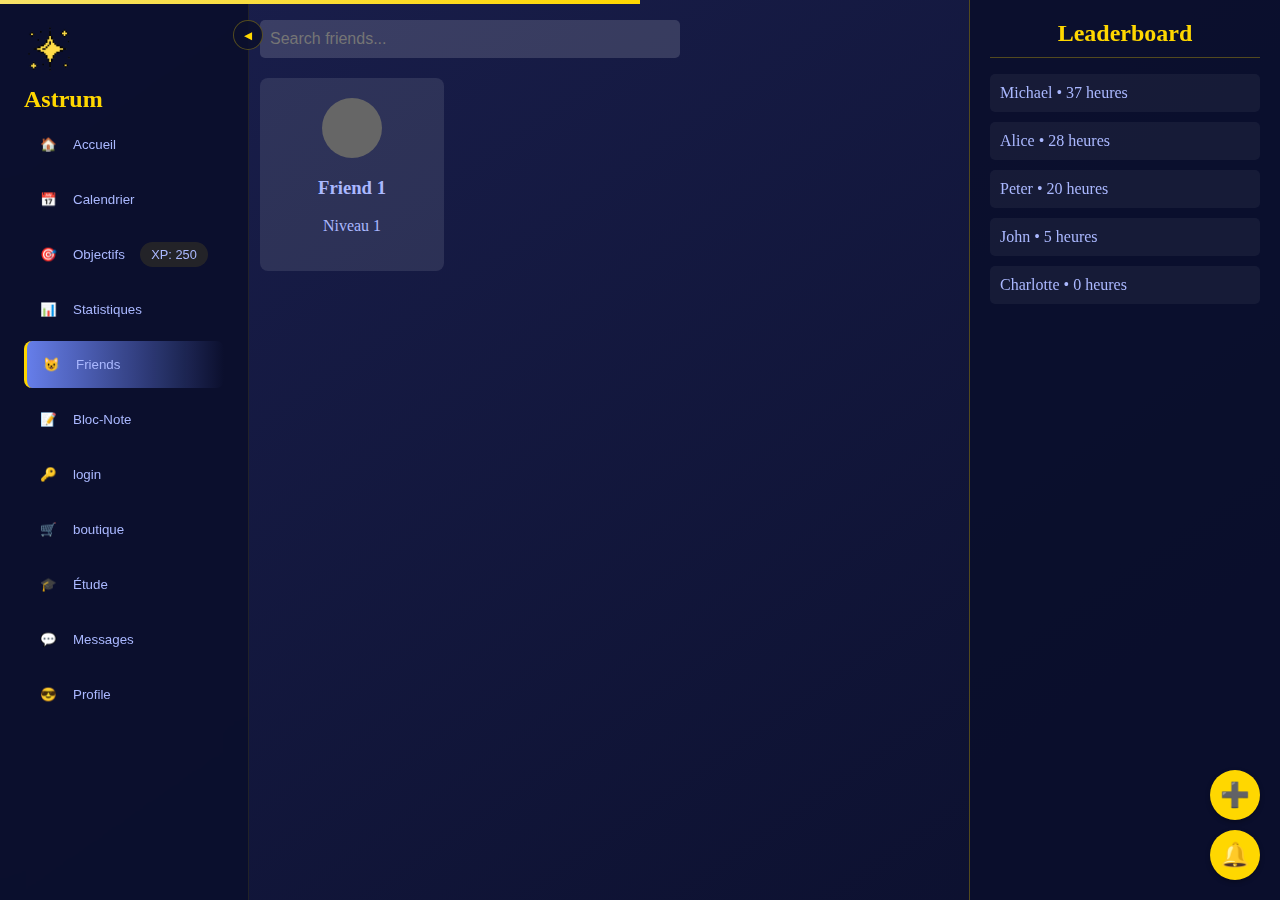
<file: html/Friend.html>
<!DOCTYPE html>
<html lang="en">
  <head>
    <meta charset="UTF-8" />
    <meta name="viewport" content="width=device-width, initial-scale=1.0" />
    <!-- pour le css -->
    <link rel="stylesheet" href="/css/style_sidebar.css" />
    <link rel="stylesheet" href="/css/style_general.css" />
    <link rel="stylesheet" href="/css/style_friend.css" />
    <link rel="stylesheet" href="/css/style_load.css">
    <!-- Les scripts -->
    <script src="https://code.jquery.com/jquery-3.6.4.min.js"></script>
    <script defer src="/js/sidebar.js"></script>
    <script defer src="/js/navigation.js"></script>
    <script defer src="/js/connexion.js"></script>
    <script defer src="/js/friends.js"></script>
    <link rel="icon" href="/images/star-logo-tr.png" type="image/png" />
    <title>Friends</title>
  </head>
  <body>
    <div id="loading-bar"></div>
    <nav class="sidebar">
      <div class="sidebar-header">
        <img src="/images/star-logo-tr.png" class="logo" alt="Astrum" />
        <h1 class="sidebar-title">Astrum</h1>
      </div>

      <div class="sidebar-bar">
        <button class="sidebar-toggle">◄</button>

        <button class="nav-item" data-section="Accueil" id="Accueil-page">
          <span class="nav-icon">🏠</span>
          <span class="nav-text">Accueil</span>
        </button>

        <button class="nav-item" data-section="calendar" id="calendrier-page">
          <span class="nav-icon">📅</span>
          <span class="nav-text">Calendrier</span>
        </button>

        <button class="nav-item" data-section="objectifs" id="objectifs-page">
          <span class="nav-icon">🎯</span>
          <span class="nav-text">Objectifs</span>
          <span class="xp-badge">XP: 250</span>
        </button>

        <button class="nav-item" data-section="stats" id="statistiques-page">
          <span class="nav-icon">📊</span>
          <span class="nav-text">Statistiques</span>
        </button>

        <button class="nav-item" data-section="" id="friend-page">
          <span class="nav-icon">😺</span>
          <span class="nav-text">Friends</span>
        </button>

        <button class="nav-item" data-section="" id="bloc-note-page">
          <span class="nav-icon">📝</span>
          <span class="nav-text">Bloc-Note</span>
        </button>

        <button class="nav-item" data-section="" id="login-page">
          <span class="nav-icon">🔑</span>
          <span class="nav-text">login</span>
        </button>

        <button class="nav-item" data-section="" id="boutique-page">
          <span class="nav-icon">🛒</span>
          <span class="nav-text">boutique</span>
        </button>

        <button class="nav-item" data-section="" id="etude-page">
          <span class="nav-icon">🎓</span>
          <span class="nav-text">Étude</span>
        </button>

        <button class="nav-item" data-section="" id="conversation-page">
          <span class="nav-icon">💬</span>
          <span class="nav-text">Messages</span>
        </button>
        
        <button class="nav-item" data-section="" id="profile-page">
          <span class="nav-icon">😎</span>
          <span class="nav-text">Profile</span>
        </button>

        <!-- <div class="sidebar-footer">
          <div class="level-progress">
            <div class="progress-bar" style="width: 65%"></div>
            <span>Niveau 3</span>
          </div>
        </div> -->
      </div>
    </nav>

    <div class="main-container">
      <!-- FRIENDS PAGE -->
      <div class="friend-page" id="friend-section">
        <div class="friend-search">
          <input
            type="text"
            placeholder="Search friends..."
            class="search-bar"
          />
        </div>

        <!-- Friends List -->
        <div class="friends-grid">
          <div class="friend-card">
            <div class="friend-avatar"></div>
            <h3>Friend 1</h3>
            <p>Niveau 1</p>
          </div>
          </div>
        </div>
      </div>

      <div class="floating-widget">
        <!-- Add Friend -->
        <div class="widget-item add-friend">
          <button class="widget-btn" id="addFriendBtn" title="Add Friend">➕</button>
          <div class="widget-popup" id="addFriendPopup">
            <input type="text" id="friend-id" placeholder="Entrez le ID de l'ami" class="widget-search" />
            <button class="widget-send" onclick="sendFriendRequest()">Envoyer</button>
          </div>
        </div>
      
        <!-- Friend Requests -->
        <div class="widget-item friend-requests">
          <button class="widget-btn" title="Friend Requests">🔔</button>
          <div class="widget-popup">
            <p>No new requests</p>
          </div>
        </div>
      </div>

      <!-- LEADERBOARD -->
      <div class="leaderboard-container">
        <h2>Leaderboard</h2>
        <ul>
          <li>Michael • 37 heures</li>
          <li>Alice • 28 heures</li>
          <li>Peter • 20 heures</li>
          <li>John • 5 heures</li>
          <li>Charlotte • 0 heures</li>
        </ul>
      </div>
    </div>
  </body>
</html>
</file>
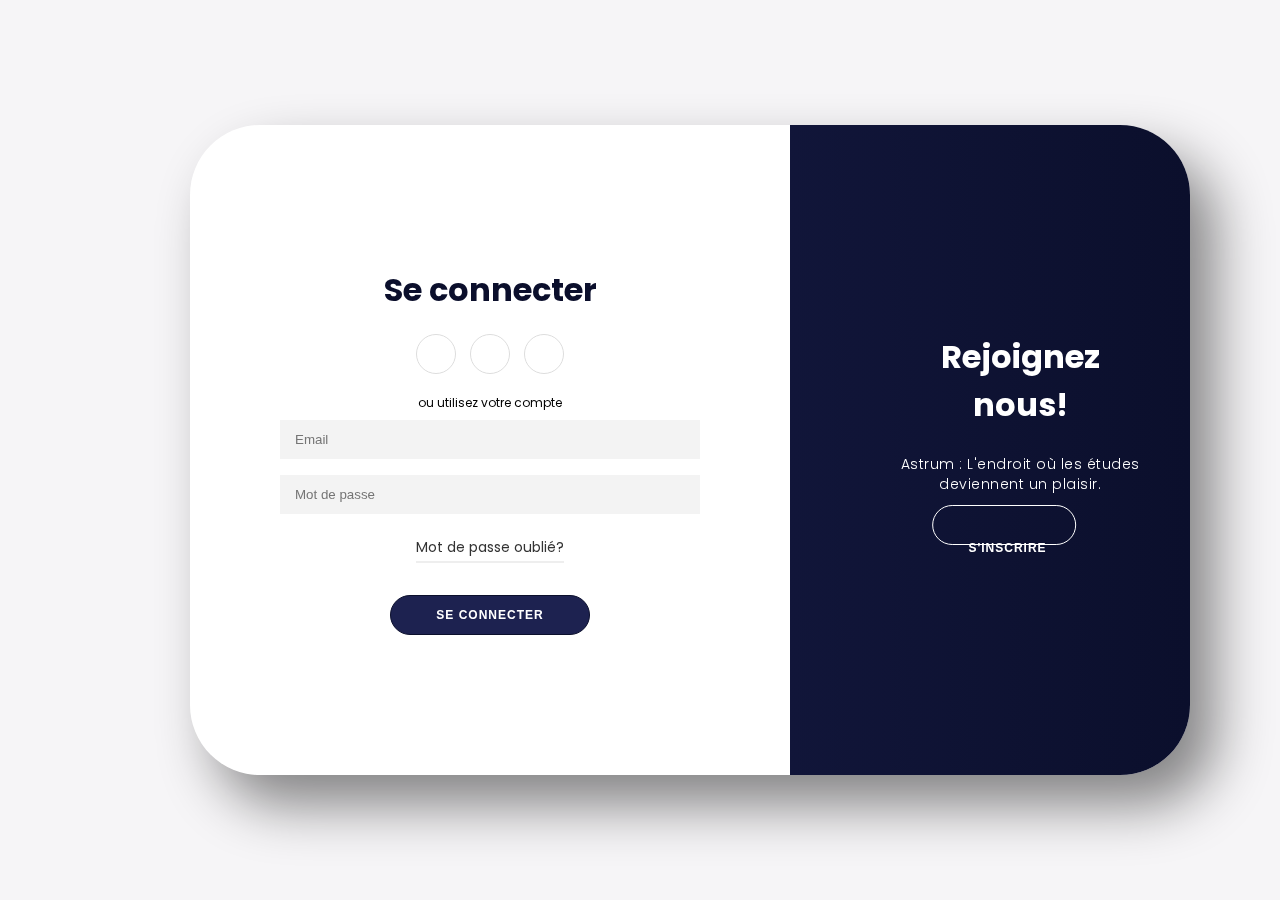
<file: html/login.html>
<!DOCTYPE html>
<html lang="en">
<head>
    <meta charset="UTF-8">
    <meta name="viewport" content="width=device-width, initial-scale=1.0">
    <!-- pour le css -->
    <link rel="stylesheet" href="https://cdnjs.cloudflare.com/ajax/libs/font-awesome/6.1.1/css/all.min.css" integrity="sha512-KfkfwYDsLkIlwQp6LFnl8zNdLGxu9YAA1QvwINks4PhcElQSvqcyVLLD9aMhXd13uQjoXtEKNosOWaZqXgel0g==" crossorigin="anonymous" referrerpolicy="no-referrer" />
    <link rel="stylesheet" href="/css/style_sidebar.css">
    <link rel="stylesheet" href="/css/style_general.css">
    <link rel="stylesheet" href="/css/style_login.css">
    <link rel="stylesheet" href="/css/style_load.css">
    <!-- Les scripts -->
    <script src="https://code.jquery.com/jquery-3.6.4.min.js"></script>
    <script defer src="/js/sidebar.js"></script>
    <script defer src="/js/navigation.js"></script>
    <script defer src="/js/connexion.js"></script>
    <script defer src="/js/login.js"></script> 
    <title>LOGIN</title>
</head>
<body>
    <div id="loading-bar"></div>
    <div class="main-container">  
        <div class="container" id="container">
            <div class="form-container sign-up-container">
                <form action="">
                    <h1>Créer un compte</h1>
                    <div class="social-container">
                        <a href="#" class="social"><i class="fab fa-facebook-f"></i></a>
                        <a href="#" class="social"><i class="fab fa-google"></i></a>
                        <a href="#" class="social"><i class="fab fa-linkedin-in"></i></a>
                    </div>
                    <span>ou entrez votre adresse email pour vous inscrire</span>
                    <div class="infield">
                        <input type="text" placeholder="prénom" id="prenom-register"/>
                        <label></label>
                    </div>
                    <div class="infield">
                        <input type="text" placeholder="Nom" id="nom-register"/>
                        <label></label>
                    </div>
                    <div class="infield">
                        <input type="email" placeholder="Email" name="email" id="email-register"/>
                        <label></label>
                    </div>
                    <div class="infield">
                        <input type="password" placeholder="Mot de passe" id="password-register"/>
                        <label></label>
                    </div>
                    <select id="type" name="type" required>
                        <option value="etudiant">Étudiant</option>
                        <option value="tuteur">Tuteur</option>
                        <option value="admin">Admin</option>
                    </select><br>
                    <button id="btn-register">S'inscrire</button>
                </form>
            </div>
            <div class="form-container sign-in-container">
                <form action="">
                    <h1>Se connecter</h1>
                    <div class="social-container">
                        <a href="#" class="social"><i class="fab fa-facebook-f"></i></a>
                        <a href="#" class="social"><i class="fab fa-google"></i></a>
                        <a href="#" class="social"><i class="fab fa-linkedin-in"></i></a>
                    </div>
                    <span>ou utilisez votre compte</span>
                    <div class="infield">
                        <input type="email" placeholder="Email" name="email" id="email-connect"/>
                        <label></label>
                    </div>
                    <div class="infield">
                        <input type="password" placeholder="Mot de passe" id="password-connect"/>
                        <label></label>
                    </div>
                    <a href="#" class="forgot">Mot de passe oublié?</a>
                    <button id="btn-login">Se connecter</button>
                </form>
            </div>
            <div class="overlay-container" id="overlayCon">
                <div class="overlay">
                    <div class="overlay-panel overlay-left">
                        <h1>Bienvenue!</h1>
                        <p>Connectez-vous avec vos informations personnelles.</p>
                        <button>Se connecter</button>
                    </div>
                    <div class="overlay-panel overlay-right">
                        <h1>Rejoignez nous!</h1>
                        <p>Astrum : L'endroit où les études deviennent un plaisir.</p>
                        <button>S'inscrire</button>
                    </div>
                </div>
                <button id="overlayBtn"></button>
            </div>
        </div>
    </div>  
</body>
</html>
</file>
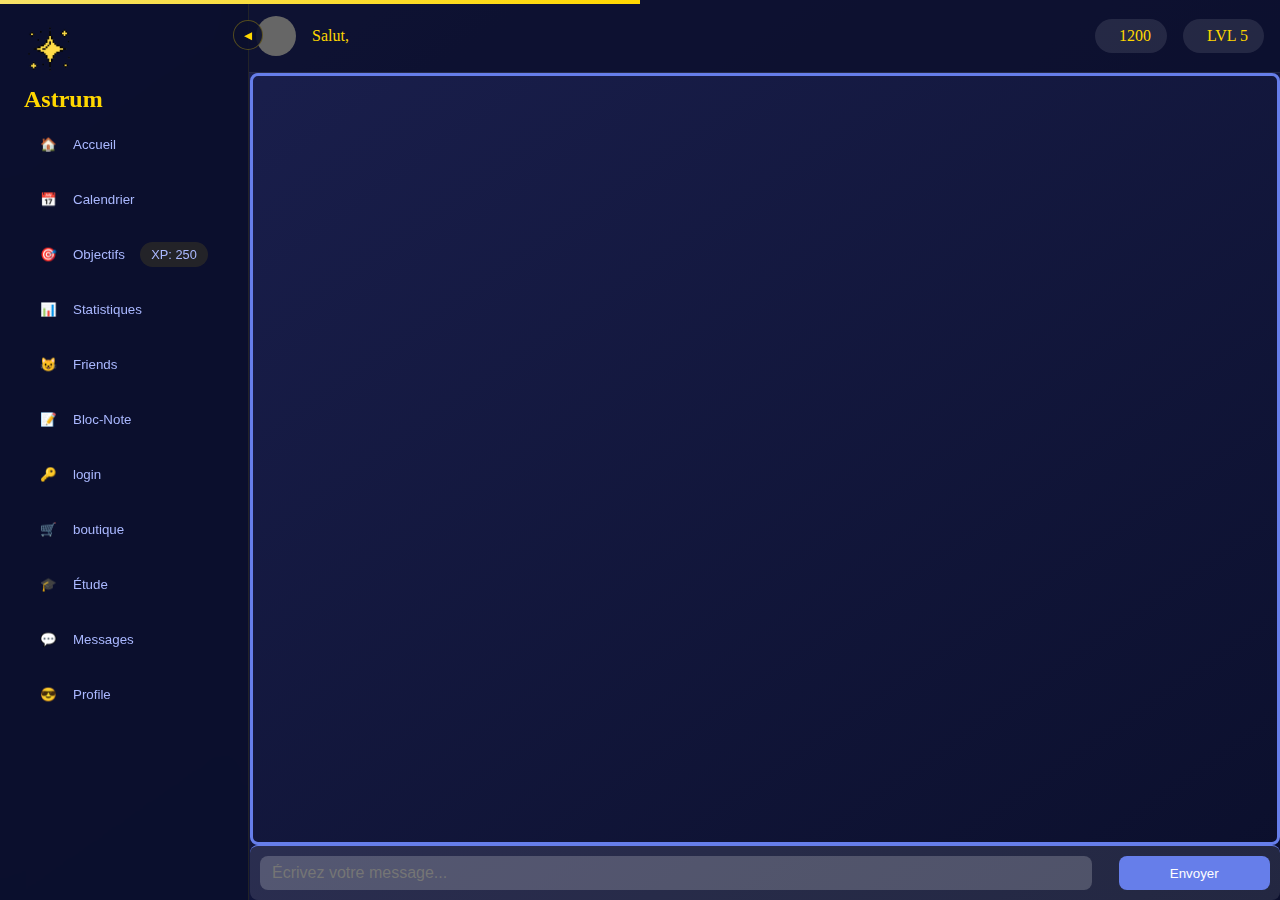
<file: html/messages.html>
<!DOCTYPE html>
<html lang="en">
<head>
    <meta charset="UTF-8">
    <meta name="viewport" content="width=device-width, initial-scale=1.0">
    <!-- pour le css -->
    <link rel="stylesheet" href="/css/style_sidebar.css">
    <link rel="stylesheet" href="/css/style_general.css">
    <link rel="stylesheet" href="/css/style_messages.css">
    <link rel="stylesheet" href="/css/style_load.css">
    <!-- Les scripts -->
    <script src="https://code.jquery.com/jquery-3.6.4.min.js"></script>
    <script defer src="/js/sidebar.js"></script>
    <script defer src="/js/navigation.js"></script>
    <script defer src="/js/connexion.js"></script>
    <script defer src="/js/message.js"></script>
    <script defer src="/js/account.js"></script>
    <title>Document</title>
</head>
<body>
    <div id="loading-bar"></div>
    <nav class="sidebar">
        <div class="sidebar-header">
            <img src="/images/star-logo-tr.png" class="logo" alt="Astrum">
            <h1 class="sidebar-title">Astrum</h1>
        </div>

        <div class="sidebar-bar">
            <button class="sidebar-toggle">◄</button>
            
            <button class="nav-item" data-section="Accueil" id="Accueil-page">
                <span class="nav-icon">🏠</span>
                <span class="nav-text">Accueil</span>
            </button>

            <button class="nav-item" data-section="calendar" id="calendrier-page">
                <span class="nav-icon">📅</span>
                <span class="nav-text">Calendrier</span>
            </button>

            <button class="nav-item" data-section="objectifs" id="objectifs-page">
                <span class="nav-icon">🎯</span>
                <span class="nav-text">Objectifs</span>
                <span class="xp-badge">XP: 250</span>
            </button>
    
            <button class="nav-item" data-section="stats" id="statistiques-page">
                <span class="nav-icon">📊</span>
                <span class="nav-text">Statistiques</span>
            </button>
            
            <button class="nav-item" data-section="" id="friend-page">
                <span class="nav-icon">😺</span>
                <span class="nav-text">Friends</span>
            </button>

            <button class="nav-item" data-section="" id="bloc-note-page">
                <span class="nav-icon">📝</span>
                <span class="nav-text">Bloc-Note</span>
            </button>

            <button class="nav-item" data-section="" id="login-page">
                <span class="nav-icon">🔑</span>
                <span class="nav-text">login</span>
            </button>

            <button class="nav-item" data-section="" id="boutique-page">
                <span class="nav-icon">🛒</span>
                <span class="nav-text">boutique</span>
            </button>

            <button class="nav-item" data-section="" id="etude-page">
                <span class="nav-icon">🎓</span>
                <span class="nav-text">Étude</span>
            </button>

            <button class="nav-item" data-section="" id="conversation-page">
                <span class="nav-icon">💬</span>
                <span class="nav-text">Messages</span>
            </button>
            
            <button class="nav-item" data-section="" id="profile-page">
                <span class="nav-icon">😎</span>
                <span class="nav-text">Profile</span>
            </button>
    
            <!-- <div class="sidebar-footer">
                <div class="level-progress">
                    <div class="progress-bar" style="width: 65%"></div>
                    <span>Niveau 3</span>
                </div>
            </div> -->
        </div>
    </nav>

    <div class="main-container">
        <header class="top-header">
            <div class="user-info">
                <div class="avatar"></div>
                <span>Salut, <strong id="username"></strong></span>
            </div>
            <div class="coins-xp">
                <div class="coins">
                    <i class="fas fa-coins"></i>
                    <span>1200</span>
                </div>
                <div class="xp">
                    <i class="fas fa-star"></i>
                    <span>LVL 5</span>
                </div>
            </div>
        </header>

        <div class="messages-container">
        </div>

        <div class="input-container">
            <input type="text" class="message-input" id="message-text" placeholder="Écrivez votre message...">
            <button class="send-btn">Envoyer</button>
        </div>
    </div>
</body>
</html>
</file>
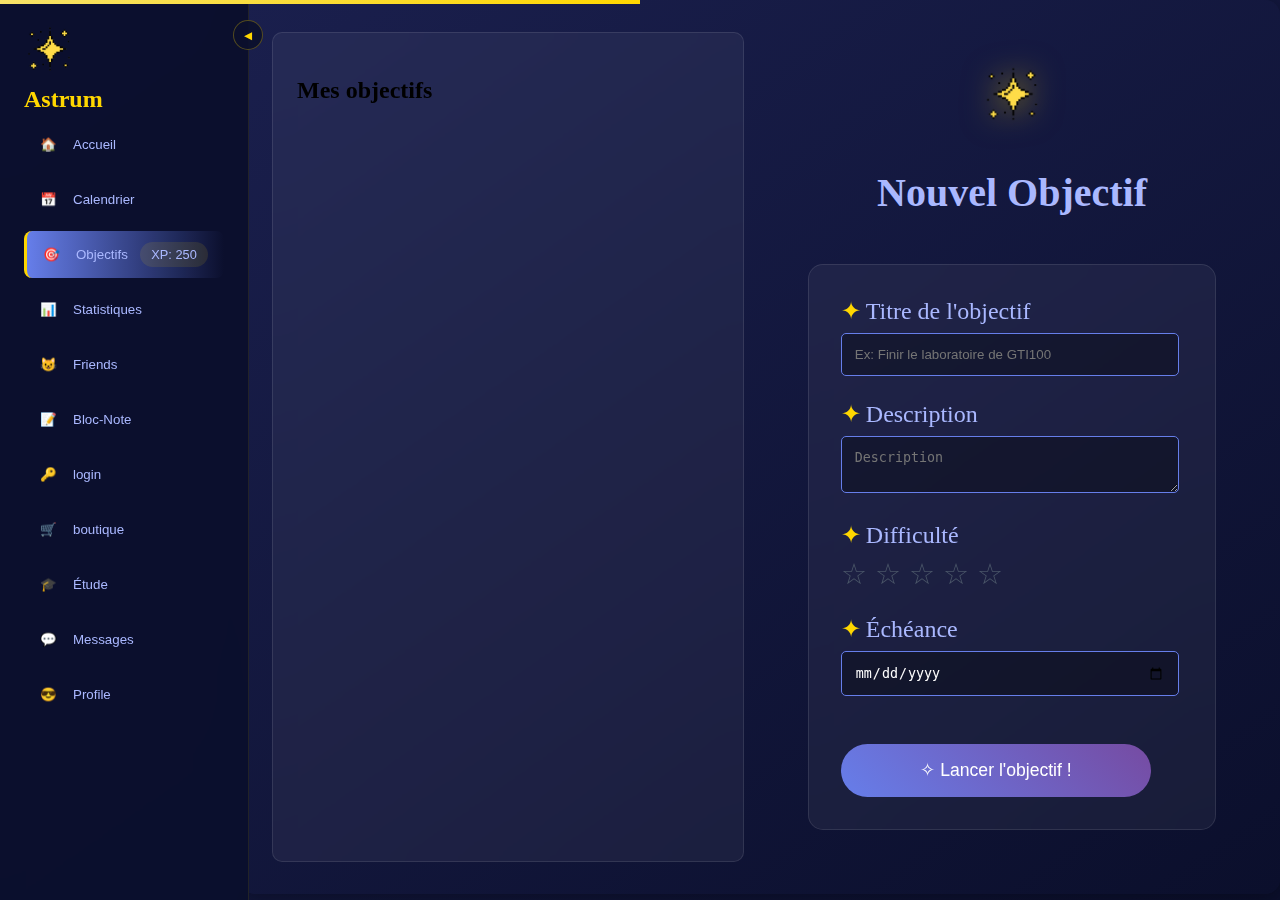
<file: html/objectifs.html>
<!DOCTYPE html>
<html lang="en">
<head>
    <meta charset="UTF-8">
    <meta name="viewport" content="width=device-width, initial-scale=1.0">
     <!-- pour le css -->
     <link rel="stylesheet" href="/css/style_sidebar.css">
     <link rel="stylesheet" href="/css/style_general.css">
     <link rel="stylesheet" href="/css/style_objectifs.css">
     <link rel="stylesheet" href="/css/style_load.css">
     <!-- Les scripts -->
     <script src="https://code.jquery.com/jquery-3.6.4.min.js"></script>
     <script defer src="/js/sidebar.js"></script>
     <script defer src="/js/navigation.js"></script>
     <script defer src="/js/objectifs.js"></script>
     <script defer src="/js/connexion.js"></script>
     <link rel="icon" href="/images/star-logo-tr.png" type="image/png"/>
    <title>Objectifs</title>
</head>
<body>
    <div id="loading-bar"></div>
    <nav class="sidebar">
        <div class="sidebar-header">
            <img src="/images/star-logo-tr.png" class="logo" alt="Astrum">
            <h1 class="sidebar-title">Astrum</h1>
        </div>

        <div class="sidebar-bar">
            <button class="sidebar-toggle">◄</button>
            
            <button class="nav-item" data-section="Accueil" id="Accueil-page">
                <span class="nav-icon">🏠</span>
                <span class="nav-text">Accueil</span>
            </button>

            <button class="nav-item" data-section="calendar" id="calendrier-page">
                <span class="nav-icon">📅</span>
                <span class="nav-text">Calendrier</span>
            </button>

            <button class="nav-item" data-section="objectifs" id="objectifs-page">
                <span class="nav-icon">🎯</span>
                <span class="nav-text">Objectifs</span>
                <span class="xp-badge">XP: 250</span>
            </button>
    
            <button class="nav-item" data-section="stats" id="statistiques-page">
                <span class="nav-icon">📊</span>
                <span class="nav-text">Statistiques</span>
            </button>
            
            <button class="nav-item" data-section="" id="friend-page">
                <span class="nav-icon">😺</span>
                <span class="nav-text">Friends</span>
            </button>

            <button class="nav-item" data-section="" id="bloc-note-page">
                <span class="nav-icon">📝</span>
                <span class="nav-text">Bloc-Note</span>
            </button>

            <button class="nav-item" data-section="" id="login-page">
                <span class="nav-icon">🔑</span>
                <span class="nav-text">login</span>
            </button>

            <button class="nav-item" data-section="" id="boutique-page">
                <span class="nav-icon">🛒</span>
                <span class="nav-text">boutique</span>
            </button>

            <button class="nav-item" data-section="" id="etude-page">
                <span class="nav-icon">🎓</span>
                <span class="nav-text">Étude</span>
            </button>

            <button class="nav-item" data-section="" id="conversation-page">
                <span class="nav-icon">💬</span>
                <span class="nav-text">Messages</span>
            </button>
            
            <button class="nav-item" data-section="" id="profile-page">
                <span class="nav-icon">😎</span>
                <span class="nav-text">Profile</span>
            </button>
    
            <!-- <div class="sidebar-footer">
                <div class="level-progress">
                    <div class="progress-bar" style="width: 65%"></div>
                    <span>Niveau 3</span>
                </div>
            </div> -->
        </div>

    </nav>

    <div class="main-container">
        <div class="objectifs-container">
            <div class="objectifs-liste">
                <h2>Mes objectifs</h2>
                <div class="objectifs-grid" id="liste-objectifs">
                    <!-- Les objectifs seront ajoutes ici par js -->
                </div>
            </div>
    
            <div class="objectifs-ajout">
                <div class="titre-objectifs">
                    <img src="/images/star-logo-tr.png" class="logo" alt="Astrum Logo">
                    <h2>Nouvel Objectif</h2>
                </div>
                
                <div class="theme-form">
                    <form id="objForm">
                        <div class="input-group">
                            <label for="obj-titre"><span class="star-icon">✦</span>Titre de l'objectif</label>
                            <input type="text" id="obj-titre" placeholder="Ex: Finir le laboratoire de GTI100" required>
                        </div>
        
                        <div class="input-group">
                            <label for="obj-desc"><span class="star-icon">✦</span>Description</label>
                            <textarea id="obj-desc" placeholder="Description"></textarea>
                        </div>
        
                        <div class="input-group">
                            <label for="obj-diff"><span class="star-icon">✦</span>Difficulté</label>
                            <div class="star-rating">
                                <span data-value="1">☆</span>
                                <span data-value="2">☆</span>
                                <span data-value="3">☆</span>
                                <span data-value="4">☆</span>
                                <span data-value="5">☆</span>
                            </div>
                        </div>
        
                        <div class="input-group">
                            <label for="obj-echeance"><span class="star-icon">✦</span>Échéance</label>
                            <input type="date" id="obj-echeance" required>
                        </div>
        
                        <button type="submit" class="btn-obj">
                            <span class="star-pulse">✧</span> Lancer l'objectif !
                            <div class="star-trail"></div>
                        </button>
                    </form>
                </div>
            </div>
        </div>
    </div>
</body>
</html>
</file>
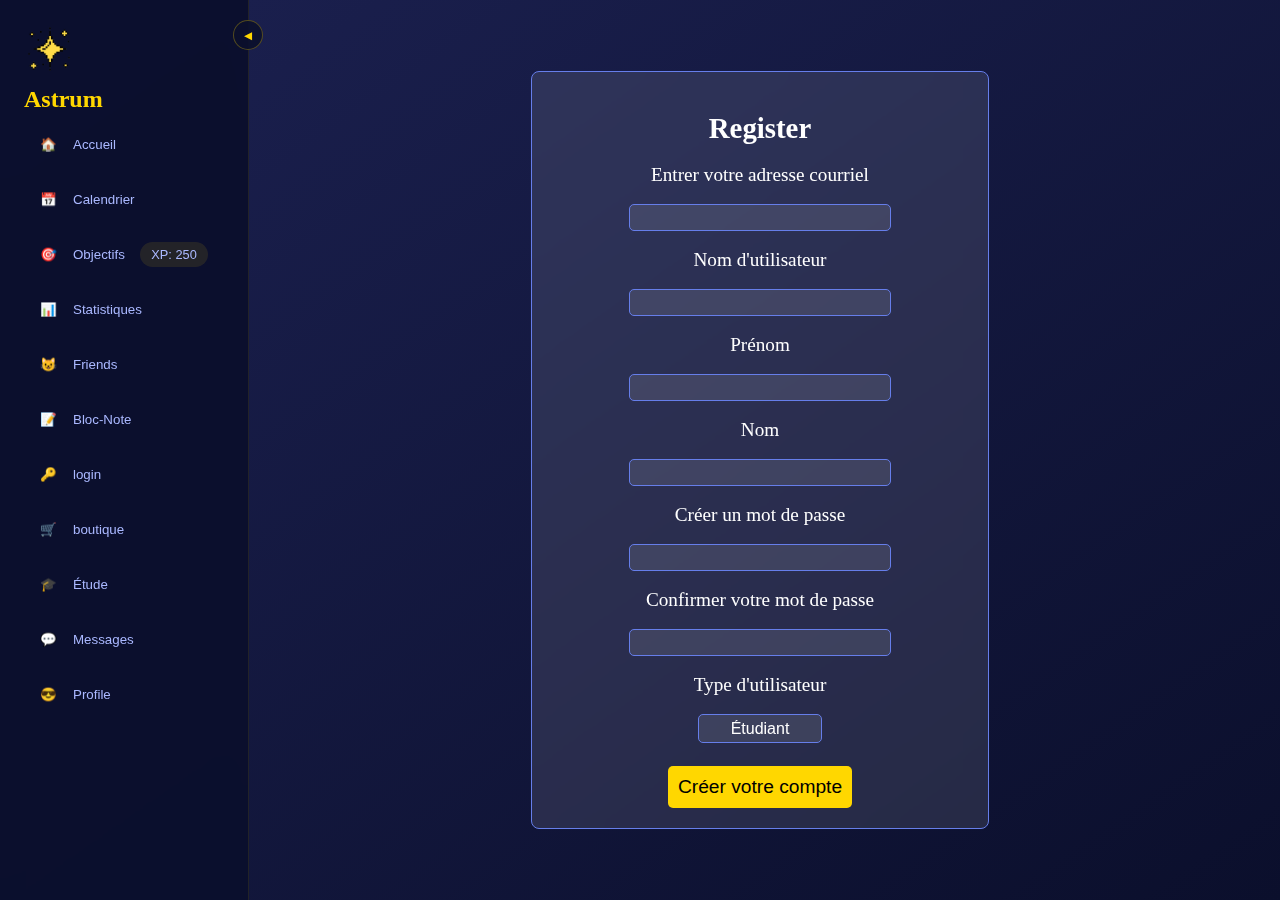
<file: html/register.html>
<!DOCTYPE html>
<html lang="en">
<head>
    <meta charset="UTF-8">
    <meta name="viewport" content="width=device-width, initial-scale=1.0">
    <!-- pour le css -->
    <link rel="stylesheet" href="/css/style_sidebar.css">
    <link rel="stylesheet" href="/css/style_general.css">
    <link rel="stylesheet" href="/css/style_register.css">
    <link rel="stylesheet" href="/css/style_load.css">
    <!-- Les scripts -->
    <script src="https://code.jquery.com/jquery-3.6.4.min.js"></script>
    <script defer src="/js/sidebar.js"></script>
    <script defer src="/js/navigation.js"></script>
    <script defer src="/js/connexion.js"></script>
    <title>Document</title>

    <link rel="icon" href="/images/star-logo-tr.png" type="image/png"/>
</head>
<body>
    <nav class="sidebar">
        <div class="sidebar-header">
            <img src="/images/star-logo-tr.png" class="logo" alt="Astrum">
            <h1 class="sidebar-title">Astrum</h1>
        </div>

        <div class="sidebar-bar">
            <button class="sidebar-toggle">◄</button>
            
            <button class="nav-item" data-section="Accueil" id="Accueil-page">
                <span class="nav-icon">🏠</span>
                <span class="nav-text">Accueil</span>
            </button>

            <button class="nav-item" data-section="calendar" id="calendrier-page">
                <span class="nav-icon">📅</span>
                <span class="nav-text">Calendrier</span>
            </button>

            <button class="nav-item" data-section="objectifs" id="objectifs-page">
                <span class="nav-icon">🎯</span>
                <span class="nav-text">Objectifs</span>
                <span class="xp-badge">XP: 250</span>
            </button>
    
            <button class="nav-item" data-section="stats" id="statistiques-page">
                <span class="nav-icon">📊</span>
                <span class="nav-text">Statistiques</span>
            </button>
            
            <button class="nav-item" data-section="" id="friend-page">
                <span class="nav-icon">😺</span>
                <span class="nav-text">Friends</span>
            </button>

            <button class="nav-item" data-section="" id="bloc-note-page">
                <span class="nav-icon">📝</span>
                <span class="nav-text">Bloc-Note</span>
            </button>

            <button class="nav-item" data-section="" id="login-page">
                <span class="nav-icon">🔑</span>
                <span class="nav-text">login</span>
            </button>

            <button class="nav-item" data-section="" id="boutique-page">
                <span class="nav-icon">🛒</span>
                <span class="nav-text">boutique</span>
            </button>

            <button class="nav-item" data-section="" id="etude-page">
                <span class="nav-icon">🎓</span>
                <span class="nav-text">Étude</span>
            </button>

            <button class="nav-item" data-section="" id="conversation-page">
                <span class="nav-icon">💬</span>
                <span class="nav-text">Messages</span>
            </button>
            
            <button class="nav-item" data-section="" id="profile-page">
                <span class="nav-icon">😎</span>
                <span class="nav-text">Profile</span>
            </button>
    
            <!-- <div class="sidebar-footer">
                <div class="level-progress">
                    <div class="progress-bar" style="width: 65%"></div>
                    <span>Niveau 3</span>
                </div>
            </div> -->
        </div>

        <!-- <div class="user-profile">
            <img src="/images/user-avatar.png" alt="Profile" class="user-avatar">

            <div class="user-info">
                <span class="user-name">John Doe</span>
                <span class="user-role">Etudiant</span>
            </div>
        </div> -->
    </nav>

    <div class="main-container">
        <form action="" class="register-form">
            <h1>Register</h1>
        
            <label for="email">Entrer votre adresse courriel</label><br>
            <input type="email" id="email" name="email" required><br>
        
            <label for="username">Nom d'utilisateur</label><br>
            <input type="text" id="username" name="username" required><br>
        
            <label for="first_name">Prénom</label><br>
            <input type="text" id="first_name" name="first_name" required><br>
        
            <label for="last_name">Nom</label><br>
            <input type="text" id="last_name" name="last_name" required><br>
        
            <label for="password">Créer un mot de passe</label><br>
            <input type="password" id="password" name="password" required><br>
        
            <label for="confirm-password">Confirmer votre mot de passe</label><br>
            <input type="password" id="confirm-password" name="confirm-password" required><br>
        
            <label for="type">Type d'utilisateur</label><br>
            <select id="type" name="type" required>
                <option value="etudiant">Étudiant</option>
                <option value="tuteur">Tuteur</option>
                <option value="admin">Admin</option>
            </select><br>
        
            <button type="submit" class="btn-register" id="btn-register">Créer votre compte</button>
        </form>                       
    </div>    
</body>
</html>
</file>
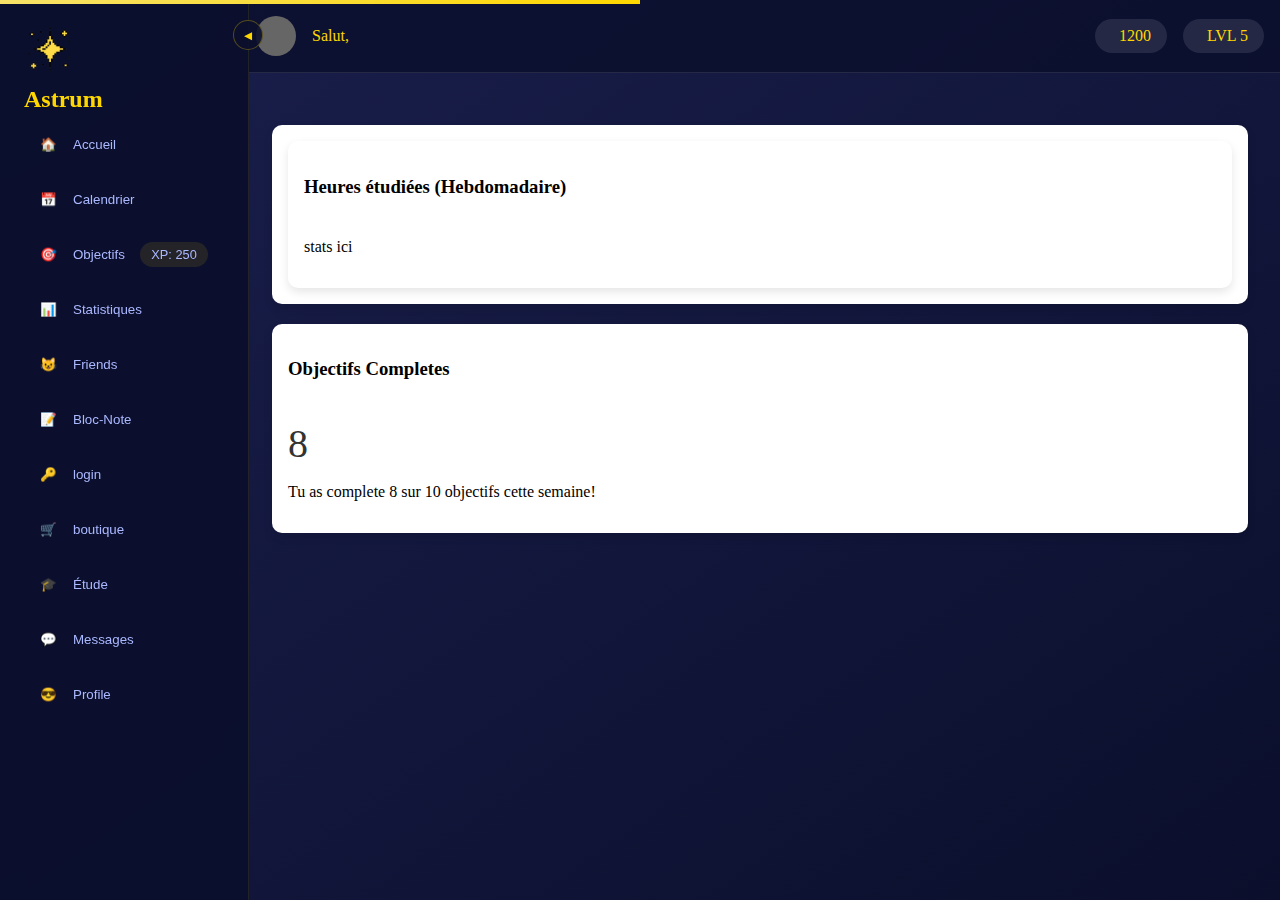
<file: html/statistiques.html>
<!DOCTYPE html>
<html lang="en">
<head>
    <meta charset="UTF-8">
    <meta name="viewport" content="width=device-width, initial-scale=1.0">
        <!-- pour le css -->
        <link rel="stylesheet" href="/css/style_sidebar.css">
        <link rel="stylesheet" href="/css/style_general.css">
        <link rel="stylesheet" href="/css/style_statistiques.css">
        <link rel="stylesheet" href="/css/style_load.css">
        <link rel="icon" href="/images/star-logo-tr.png" type="image/png"/>
        <!-- Les scripts -->
        <script src="https://code.jquery.com/jquery-3.6.4.min.js"></script>
        <script defer src="/js/sidebar.js"></script>
        <script defer src="/js/navigation.js"></script>
        <script defer src="/js/connexion.js"></script>
        <script defer src="/js/statistics.js"></script>
        <script defer src="/js/account.js"></script>
    <title>Statistiques</title>
</head>
<body>
    <div id="loading-bar"></div>
    <nav class="sidebar">
        <div class="sidebar-header">
            <img src="/images/star-logo-tr.png" class="logo" alt="Astrum">
            <h1 class="sidebar-title">Astrum</h1>
        </div>

        <div class="sidebar-bar">
            <button class="sidebar-toggle">◄</button>
            
            <button class="nav-item" data-section="Accueil" id="Accueil-page">
                <span class="nav-icon">🏠</span>
                <span class="nav-text">Accueil</span>
            </button>

            <button class="nav-item" data-section="calendar" id="calendrier-page">
                <span class="nav-icon">📅</span>
                <span class="nav-text">Calendrier</span>
            </button>

            <button class="nav-item" data-section="objectifs" id="objectifs-page">
                <span class="nav-icon">🎯</span>
                <span class="nav-text">Objectifs</span>
                <span class="xp-badge">XP: 250</span>
            </button>
    
            <button class="nav-item" data-section="stats" id="statistiques-page">
                <span class="nav-icon">📊</span>
                <span class="nav-text">Statistiques</span>
            </button>
            
            <button class="nav-item" data-section="" id="friend-page">
                <span class="nav-icon">😺</span>
                <span class="nav-text">Friends</span>
            </button>

            <button class="nav-item" data-section="" id="bloc-note-page">
                <span class="nav-icon">📝</span>
                <span class="nav-text">Bloc-Note</span>
            </button>

            <button class="nav-item" data-section="" id="login-page">
                <span class="nav-icon">🔑</span>
                <span class="nav-text">login</span>
            </button>

            <button class="nav-item" data-section="" id="boutique-page">
                <span class="nav-icon">🛒</span>
                <span class="nav-text">boutique</span>
            </button>

            <button class="nav-item" data-section="" id="etude-page">
                <span class="nav-icon">🎓</span>
                <span class="nav-text">Étude</span>
            </button>

            <button class="nav-item" data-section="" id="conversation-page">
                <span class="nav-icon">💬</span>
                <span class="nav-text">Messages</span>
            </button>
            
            <button class="nav-item" data-section="" id="profile-page">
                <span class="nav-icon">😎</span>
                <span class="nav-text">Profile</span>
            </button>
    
            <!-- <div class="sidebar-footer">
                <div class="level-progress">
                    <div class="progress-bar" style="width: 65%"></div>
                    <span>Niveau 3</span>
                </div>
            </div> -->
        </div>

        <!-- <div class="user-profile">
            <img src="/images/user-avatar.png" alt="Profile" class="user-avatar">

            <div class="user-info">
                <span class="user-name">John Doe</span>
                <span class="user-role">Etudiant</span>
            </div>
        </div> -->
    </nav>
    <div class="main-container">
        <header class="top-header">
            <div class="user-info">
                <div class="avatar"></div>
                <span>Salut, <strong id="username"></strong></span>
            </div>
            <div class="coins-xp">
                <div class="coins">
                    <i class="fas fa-coins"></i>
                    <span>1200</span>
                </div>
                <div class="xp">
                    <i class="fas fa-star"></i>
                    <span>LVL 5</span>
                </div>
            </div>
        </header>
        
        <div class="stats">
            <div class="card-stat">
                <div class="card-stat" id="weekly-hours">
                    <h3>Heures étudiées (Hebdomadaire)</h3>
                    <p class="stats-number"></p>
                    <p>stats ici</p>
                </div>                
              </div>
              <div class="card-stat">
                <h3>Objectifs Completes</h3>
                <p class="stats-number">8</p>
                <p>Tu as complete 8 sur 10 objectifs cette semaine!</p>
              </div>
        </div>
    </div>
</body>
</html>
</file>
<file: css/style_index.css>
html,
body {
    margin: 0;
    padding: 0;
    overflow-x: hidden;
    font-family: 'Rubik', sans-serif;
    /* background: linear-gradient(to left, #0b0b30, #000059); */
}

/* pour les nodes */
#nodesCanvas {
    position: fixed;
    top: 0;
    left: 0;
    z-index: -1;
    display: block;
}

/* section contributeur */
.contributors-section {
    text-align: center;
    padding: 60px 0;
    background-color: rgb(255, 255, 255);
}

.contributors-section h2 {
    color: #1a1f4d;
    font-size: 50px;
    margin-bottom: 30px;
}

.contributors-marquee {
    position: relative;
    overflow: hidden;
    width: 100%;
    white-space: nowrap;
}

.contributors-items:hover {
    animation-play-state: paused;
}

.contributors-items {
    display: inline-block;
    animation: marquee 50s linear infinite;
    white-space: nowrap; 
}

@keyframes marquee {
    0% {
        transform: translateX(100%);
    }

    100% {
        transform: translateX(-100%);
    }
}

.contributor-item {
    display: inline-block;
    margin: 0 80px;
    color: #777;
    font-size: 50px;
    font-weight: bold;
    cursor: help;
    transition: color 0.3s;
}

/* texte plus fonce au hover*/
.contributor-item:hover {
    color: #333;
}

/* main */
#main-header {
    position: fixed;
    top: 0;
    left: 0;
    width: 100%;
    height: 70px;
    background: transparent;
    z-index: 9999;
}

body {
    padding-top: 70px;
}

nav {
    display: flex;
    align-items: center;
    justify-content: space-between;
    height: 100%;
    margin: 0;
    padding: 0 20px;
    box-sizing: border-box;
}

nav ul {
    list-style: none;
    margin: 0;
    padding: 0;
}

nav ul li {
    display: inline-block;
    margin: 0 15px;
    font-size: 17px;
}

nav ul li a {
    text-decoration: none;
    color: #fff;
    color:#1a1f4d;
}

nav ul li a:hover {
    color: #f8e302;
}

h1 {
    margin: 0;
    color: #f8e302;
    font-size: 30px;
    display: flex;
    align-items: center;
}

h2 {
    font-size: 4rem;
}

.stars {
    width: 40px;
    height: auto;
    margin-right: 8px;
}

#logo {
    text-decoration: none;
    color: #1a1f4d;
}

.content-section {
    display: flex;
    align-items: center;
    gap: 50px;
    margin: 60px 0;
    opacity: 0;
    animation: fadeInUp 0.8s ease-out forwards;
}

.content-section:nth-child(odd) {
    flex-direction: row-reverse;
}

.text-content {
    flex: 1;
    padding: 20px;
    color: #1a1f4d;
    margin: 30px;
}

.images-content {
    flex: 1;
    border-radius: 12px;
    overflow: hidden;
    box-shadow: 0 10px 20px rgba(0, 0, 0, 0.1);
    transition: transform 0.3s ease;
}

.images-content:hover {
    transform: scale(1.03);
}

.images-content img {
    width: 60%;
    height: auto;
    display: block;
}

.workspace {
    width: 580px;
    height: 350px;
}

.features {
    width: 500px;
    height: 450px;
}

.content1 {
    animation-delay: 0.2s;
}

.content2 {
    animation-delay: 0.4s;
}

.content3 {
    animation-delay: 0.6s;
}

.content4 {
    animation-delay: 0.8s;
}

.content5 {
    animation-delay: 1s;
}

@keyframes fadeInUp {
    from {
        opacity: 0;
        transform: translateY(20px);
    }

    to {
        opacity: 1;
        transform: translateY(0);
    }
}

p {
    color: #1a1f4d;
    font-size: 20px;
    text-align: left;
    margin-top: 20px;
    cursor: pointer;
    padding: 20px;
    border-radius: 10px;
    line-height: 1.5;
    transition: all 0.3s ease;
}

.text-content p {
    text-align: right;
}


p:hover {
    transform: scale(1.08) translateX(10px);
    background: rgba(248, 228, 2, 0.009);
}

/* footer */
footer {
    bottom: 0;
    left: 0;
    width: 100%;
    height: 70px;
    background-color: #1a1f4d;
    z-index: 9999;
}
</file>
<file: css/style_sidebar.css>
.sidebar {
    transition: none;
    z-index: 1000;
    width: 250px;
}

.sidebar.transition-enabled {
    transition: all 0.3s ease-in-out;
}

.sidebar.collapsed {
    width: 50px;
}

.sidebar.collapsed .sidebar-toggle {
    transform: rotate(180deg);
}

.sidebar.collapsed .nav-text,
.sidebar.collapsed .xp-badge,
.sidebar.collapsed .sidebar-footer span {
    opacity: 0;
    pointer-events: none;
}

.sidebar-toggle {
    position: fixed;
    right: -15px;
    top: 20px;
    background: rgba(11, 15, 44, 0.9);
    border: 1px solid rgba(255, 215, 0, 0.3);
    color: #ffd700;
    width: 30px;
    height: 30px;
    border-radius: 50%;
    cursor: pointer;
    transition: none;
}

.sidebar-toggle.transition-enabled {
    transition: all 0.3s ease;    
}

.sidebar-toggle:hover {
    transform: scale(1.2);
    box-shadow: 0 0 10px rgba(255, 215, 0, 0.3);
}

.main-container {
    transition: none;
    margin-left: 250px;
}

.main-container.transition-enabled {
    transition: margin-left 0.3s ease-in-out;
}

.sidebar.collapsed + .main-container {
    margin-left: 110px;
}

.sidebar.hidden + .main-container {
    margin-left: 0;
}

.sidebar.hidden {
    transform: translateX(-100%);
}

.sidebar {
    width: 200px;
    height: 100vh;
    position: fixed;
    left: 0;
    background: rgba(11, 15, 44, 0.95);
    backdrop-filter: blur(10px);
    padding: 1.5rem;
    border-right: 1px solid rgba(255, 215, 0, 0.1);
    display: flex;
    flex-direction: column;
}

.sidebar-nav {
    flex-grow: 1;
    margin-top: 2rem;
}

.nav-item {
    width: 100%;
    padding: 1rem;
    margin: 0.5rem 0;
    background: transparent;
    border: none;
    color: #aab8ff;
    display: flex;
    align-items: center;
    gap: 1rem;
    border-radius: 8px;
    transition: all 0.3s ease;
    position: relative;
}

.nav-item:hover {
    background: rgba(102, 126, 234, 0.1);
    transform: translateX(10px);
}

.nav-item.active {
    background: linear-gradient(90deg, #667eea, transparent);
    border-left: 3px solid #ffd700;
}

.xp-badge {
    position: absolute;
    right: 1rem;
    background: rgba(255, 215, 0, 0.1);
    padding: 0.3rem 0.7rem;
    border-radius: 15px;
    font-size: 0.8rem;
}

.logo {
    width: 50px;
    height: 50px;
    margin-bottom: 0.5rem;
    transition: all 0.3s ease;
}

.sidebar-title {
    color: #ffd700;
    font-size: 1.5rem;
    margin: 0;
    transition: all 0.3s ease;
}

/* Adaptation pour la sidebar repliée */
.sidebar.collapsed .sidebar-title,
.sidebar.collapsed .user-info {
    opacity: 0;
    pointer-events: none;
}

.sidebar.collapsed .sidebar-logo {
    width: 30px;
    height: 30px;
}



/** header **/
.top-header {
    display: flex;
    align-items: center;
    justify-content: space-between;
    background: rgba(11, 15, 44, 0.8);
    color: #ffd700;
    padding: 1rem;
    border-bottom: 1px solid rgba(255, 255, 255, 0.1);
}

.user-info {
    display: flex;
    align-items: center;
    gap: 1rem;
}
  
.user-info .avatar {
    width: 40px;
    height: 40px;
    border-radius: 50%;
    background: #666;
    cursor: pointer;
}

.coins-xp {
    display: flex;
    align-items: center;
    gap: 1rem;
}
  
.coins-xp div {
    background: rgba(255, 255, 255, 0.1);
    padding: 0.5rem 1rem;
    border-radius: 20px;
    display: flex;
    align-items: center;
    gap: 0.5rem;
}
</file>
<file: css/style_general.css>
body {
    margin: 0;
    min-height: 100vh; /**couvre toute l'hauteur de l'ecran **/
    background: linear-gradient(145deg, #1a1f4d, #0b0f2c);
  }
  
.main-content {
    flex: 1; /* Remplit l'espace disponible */
    width: 100%;
    max-width: 1200px; /* Limite la largeur sur grands écrans */
    margin: 0 auto; /* Centrage */
  }
</file>
<file: css/style_objectifs.css>
/* fichier pour le style de la section objectifs dans le html */
.objectifs-container {
    display: grid;
    grid-template-columns: 1fr 1fr;
    gap: 2rem;
    padding: 2rem;
    background: linear-gradient(145deg, #1a1f4d, #0b0f2c);
    border-radius: 15px;
    box-shadow: 0 4px 20px rgba(0, 0, 0, 0.3);
}

.objectifs-liste {
    background: rgba(255, 255, 255, 0.05);
    backdrop-filter: blur(10px);
    padding: 1.5rem;
    border-radius: 10px;
    border: 1px solid rgba(255, 255, 255, 0.1);
}

.objectifs-grid {
    display: grid;
    grid-template-columns: repeat(auto-fill, minmax(250px, 1fr));
    gap: 1.5rem;
    margin-top: 1rem;
}

.objectifs-ajout {
    /* background: url('/images/background-objectifs.png') center/cover no-repeat; */
    padding: 2rem;
}

.titre-objectifs {
    text-align: center;
    margin-bottom: 3rem;
}

.titre-objectifs .logo {
    width: 60px;
    height: 60px;
    filter: drop-shadow(0 0 15px rgba(255, 215, 0, 0.5));
}

.titre-objectifs h2 {
    color: #aab8ff; 
    font-size: 2.5rem;
}

.theme-form {
    max-width: 800px;
    margin: 0 auto;
    background: rgba(255, 255, 255, 0.05);
    backdrop-filter: blur(10px);
    padding: 2rem;
    padding-right: 4rem;
    border-radius: 15px;
    border: 1px solid rgba(255, 255, 255, 0.1);
}

.input-group {
    margin-bottom: 1.5rem;
}

.input-group label {
    display: block;
    color: #aab8ff;
    margin-bottom: 0.5rem;
    font-size: 1.5rem;
}

.star-icon {
    color: #ffd700; /* Coordonne avec le logo */
    margin-right: 0.3rem;
}

#obj-titre,
#obj-desc,
#obj-echeance {
    width: 100%;
    padding: 0.8rem;
    background: rgba(0, 0, 0, 0.3);
    border: 1px solid #667eea;
    color: white;
    border-radius: 5px;
}

#obj-titre:focus,
#obj-desc:focus,
#obj-echeance:focus {
    border-color: #ffd700;
    box-shadow: 0 0 8px rgba(255, 215, 0, 0.3);
}

.star-rating {
    display: flex;
    gap: 0.5rem;
    margin-top: 0.5rem;
}

.star-rating span {
    cursor: pointer;
    font-size: 1.8rem;
    color: #4a5568; /* etoiles non selectionnees */
}

.star-rating span:hover,
.star-rating span.active {
    color: #ffd700;
    transform: scale(1.2);
    text-shadow: 0 0 15px #ffd700;
}

.btn-obj {
    background: linear-gradient(45deg, #667eea, #764ba2);
    border: none;
    color: white;
    padding: 1rem 2.5rem;
    border-radius: 50px;
    font-size: 1.1rem;
    cursor: pointer;
    transition: all 0.3s ease;
    position: relative;
    overflow: hidden;
    margin-top: 1.5rem;
    width: 100%;
}

.star-pulse {
    animation: pulse 1.5s infinite;
}

@keyframes pulse {
    0% { opacity: 0.5; transform: scale(1); }
    50% { opacity: 1; transform: scale(1.3); }
    100% { opacity: 0.5; transform: scale(1); }
}

.btn-obj:hover {
    transform: translateY(-2px);
    box-shadow: 0 5px 15px rgba(118, 75, 162, 0.4);
}

#liste-objectifs {
    display: grid;
    grid-template-columns: repeat(auto-fill, minmax(300px, 1fr));
    gap: 1.5rem;
    margin-top: 2rem;
}
</file>
<file: css/style_accueil.css>
.accueil-container {
    display: grid;
    grid-template-columns: repeat(auto-fit, minmax(300px, 1fr));
    gap: 20px;
    padding: 25px;
  }
  
.quotes {
    background: #fff5e6;
    padding: 25px;
    border-radius: 15px;
    grid-column: 1 / -1;
}
  
.objectifs-section {
    background: white;
    padding: 20px;
    border-radius: 15px;
    box-shadow: 0 3px 10px rgba(0,0,0,0.1);
}
</file>
<file: css/style_load.css>
#loading-bar {
    position: fixed;
    visibility: hidden;
    top: 0;
    left: 0;
    width: 0%;
    height: 4px;
    background: linear-gradient(to right, #f7e268, #FFD700);
    transition: width 0.15s ease-in-out;
    z-index: 1005;
}
</file>
<file: css/style_bloc-note.css>
.icone-note{
    width:100px;
    vertical-align: middle;
}

.icone-pencil{
    width:13px;
    vertical-align: middle;
    margin-right: 7px;
}

.icone-remove{
    width:20px;
    position: absolute;
    bottom: 15px;
    right: 15px;
    cursor: pointer;
}

.icone-remove:hover{
    transform: scale(1.5);
}

.container{
    min-height: 100vh;
    width:100%;
    color: #000;
    padding-top:4%;
    padding-left: 10%;
    font-family: 'Poppins', sans-serif;
    box-sizing: border-box;
}

.container h1{
    display: flex;
    align-items: center;
    font-size: 35px;
    font-weight: 600;
    color: white;
}

.container button{
    display:  flex;
    align-items: center;
    color: black;
    font-size: 16px;
    outline: 0;
    background-color: peachpuff;
    border: none;
    border-radius: 40px;
    padding: 15px 25px;
    cursor: pointer;
    margin: 30px 0 20px;
    transition: all 0.3s ease;
}

.container button:hover{
    background-color: #ff6347;
    font-size: larger;
}

.input-box{
    position: relative;
    width: 100%;
    min-height: 150px;
    background: LemonChiffon;
    color: #333;
    padding: 20px;
    margin: 20px 0;
    outline: none;
    border-radius: 5px;
}

.notes-container {
    display: flex;
    flex-wrap: wrap;
    gap: 20px;
    padding: 20px;
}

.notes-container.has-notes {
    background-color:  #B0C4DE; 
    background-image: linear-gradient(to bottom, rgba(255, 255, 255, 0.3) 1px, transparent 1px);
    background-size: 100% 20px; 
    border-radius: 10px;
    margin-left: 5px;
    margin-right: 5px;
    margin-bottom: 30px;
    max-width: 90%;
    width: 100%;
}

.note{
    position: relative;
    width: 270px;
    height: 270px;
    background: LemonChiffon;
    color: #333;
    padding: 20px;
    margin: 20px 0;
    outline: none;
    border-radius: 5px;
    box-shadow: 0 4px 8px rgba(0, 0, 0, 0.2);
    display: flex;
    flex-direction: column;
    justify-content: space-between;
    resize: both;
    overflow: auto;
    cursor: pointer;
    transition: box-shadow 0.3s ease;
}

.note.expanded {
    position: fixed; 
    top: 50%;
    left: 50%;
    transform: translate(-50%, -50%); 
    width: 40%; 
    height: 50%;
    z-index: 1000; 
    box-shadow: 0 8px 16px rgba(0, 0, 0, 0.3); 
}

.notes-container.blur-notes .note:not(.expanded) {
    filter: blur(3px); 
    opacity: 1; 
    pointer-events: none; 
}

.note-title {
    font-size: 24px;
    font-weight: bold;
    margin-bottom: 10px;
    outline: none;
}

.note-content {
    font-size: 16px;
    line-height: 1.5;
    outline: none;
    flex-grow: 1;
}

.note:focus-within{
    box-shadow: 0 8px 16px rgba(0, 0, 0, 0.3);
}

@keyframes fadeIn {
    from {
        opacity: 0;
        transform: translateY(20px);
    }
    to {
        opacity: 1;
        transform: translateY(0);
    }
}

.note {
    animation: fadeIn 0.5s ease; 
}
</file>
<file: css/style_calendrier.css>
.main-container {
    display: flex;
    justify-content: center;
    align-items: center;
    height: 100vh;
    background: linear-gradient(145deg, #1a1f4d, #0b0f2c);
    color: white;
}

.today {
    color: #ffd700;
}

.calendrier {
    display: flex;
    flex-direction: column;
    justify-content: center;
    align-items: center;
    width: 60%;
    background: white;
    padding: 20px;
    border-radius: 10px;
    border: 1px solid #667eea;
    box-shadow: 0 4px 8px rgba(0, 0, 0, 0.1);
    background-color: rgba(0, 0, 0, 0.1);
    transition: opacity 0.5s ease-in-out, transform 0.5s ease-in-out;
}

.change-mois {
    display: flex;
    justify-content: space-between;
    width: 100%;
}

.change-mois button {
    background-color: #ffffff00;
    border: 1px solid #d5d9d9;
    border-radius: 8px;
    box-shadow: rgba(213, 217, 217, .5) 0 2px 5px 0;
    color: white;
    cursor: pointer;
    font-size: 13px;
    line-height: 29px;
    padding: 0 10px 0 11px;
    position: relative;
    text-align: center;
    text-decoration: none;
    user-select: none;
    touch-action: manipulation;
    width: 100px;
}

.change-mois button:hover {
  background-color: rgba(255, 255, 255, 0.2);
}

.change-mois button:focus {
  border-color: #ffd700;
  box-shadow: rgba(213, 217, 217, .5) 0 2px 5px 0;
  outline: 0;
}

table {
    width: 100%;
    border-collapse: collapse;
    text-align: center;
}
th, td {
    padding: 15px;
    border: 1px solid #ddd;
    text-align: left;
    vertical-align: top;
}
th {
    background-color: #667eea;
    color: white;
}

tr {
    font-size: 0.8rem;
}

#titre {
    font-size: 1.8rem;
    font-weight: bold;
    text-align: center;
    margin-bottom: 10px;
}

caption {
    font-size: 1.2rem;
}

#montre-tache {
    background-color: #ffffff00;
    border: 1px solid #d5d9d9;
    border-radius: 8px;
    box-shadow: rgba(213, 217, 217, .5) 0 2px 5px 0;
    color: white;
    cursor: pointer;
    font-size: 13px;
    line-height: 29px;
    padding: 0 10px 0 11px;
    margin-top: 20px;
    text-align: center;
    text-decoration: none;
    user-select: none;
    touch-action: manipulation;
    width: 40%;
}

#montre-tache:hover {
    background-color: rgba(255, 255, 255, 0.2);
}

#montre-tache:focus {
    border-color: #ffd700;
    box-shadow: rgba(213, 217, 217, .5) 0 2px 5px 0;
    outline: 0;
}

.ajout-form {
    display: flex;
    flex-direction: column;
    justify-content: center;
    align-items: center;
    width: 100%;
    padding: 20px;
    border-radius: 8px;
}

.ajout-form label {
    font-size: 18px;
    margin: 10px;
}

.ajout-form input {
    width: 60%;
    padding: 10px;
    margin-top: 5px;
    border-radius: 5px;
    border: 1px solid #667eea;
    background: rgba(255, 255, 255, 0.1);
    color: white;
}

#ajouter-Tache {
    background-color: #ffffff00;
    border: 1px solid #d5d9d9;
    border-radius: 8px;
    box-shadow: rgba(213, 217, 217, .5) 0 2px 5px 0;
    color: white;
    cursor: pointer;
    font-size: 13px;
    line-height: 29px;
    padding: 0 10px 0 11px;
    margin-top: 20px;
    text-align: center;
    width: 40%;
}

#ajouter-Tache:focus {
    border-color: #ffd700;
    box-shadow: rgba(213, 217, 217, .5) 0 2px 5px 0;
    outline: 0;
}

#ajouter-Tache:hover {
    background-color: rgba(255, 255, 255, 0.2);
}

#close {
    position: absolute;
    top: 10px;
    right: 10px;
    background: none;
    border: none;
    font-size: 18px;
    color: #ffd700;
    cursor: pointer;
}

.hidden {
    opacity: 0;
    transform: scale(0.9);
    pointer-events: none;
}

.ajout-Tache {
    position: absolute;
    display: flex;
    justify-content: center;
    align-items: center;
    pointer-events: none;
    width: 40%;
    opacity: 0;
    transform: scale(0.9);
    background: white;
    padding: 20px;
    border-radius: 10px;
    border: 1px solid #667eea;
    box-shadow: 0 4px 8px rgba(0, 0, 0, 0.1);
    background-color: rgba(0, 0, 0, 0.1);
    transition: opacity 0.5s ease-in-out, transform 0.5s ease-in-out;
}
.show {
    opacity: 1;
    transform: scale(1);
    pointer-events: auto;
}
</file>
<file: css/style_conversation.css>
.main-container {
    height: 100vh;
    background: linear-gradient(145deg, #1a1f4d, #0b0f2c);
    color: white;
}

.chat-container {
    border: 1px solid #667eea;
    border-radius: 8px;
    width:80%;
    justify-self: center;
    margin-top: 4%;
    transition: all 0.4s ease-in-out;
}

.input-chat {
    display: flex;
    width: 70%;
    align-items: center;
    justify-content: space-between;
}

.input-chat input {
    width: 70%;
}

.input-chat button {
    width: 20%;
    color: white;
    padding: 12px 15px;
    margin-bottom: 20px;
    border: none;
    background: rgba(255, 255, 255, 0.1);
    cursor: pointer;
    text-align: center;
    border-radius: 8px;
    border: 1px solid #667eea;
    transition: background 0.3s ease, transform 0.2s ease;
}

.input-chat button:hover {
    background: #667eea;
    transform: scale(1.05);
}

.chat-list-container, .chat-info-container {
    display: flex;
    flex-direction: column;
    justify-content: center;
    align-items: center;
}

.chat-search {
    width: 40%;
    padding: 10px;
    margin-bottom: 20px;
    border: 1px solid #667eea;
    border-radius: 5px;
    background: rgba(255, 255, 255, 0.1);
    color: white;
    font-size: 1em;
}
.chat-search::placeholder {
    color: #aab8ff;
}

.chat-list {
    display: flex;
    flex-direction: column;
    gap: 20px;
    list-style: none;
    padding: 0;
    margin: 0;
    width: 100%;
    max-width: 70%;
}

.chat-item {
    display: flex;
    justify-content: space-between;
    align-items: center;
    color: white;
    width: 100%;
    padding: 12px 15px;
    border: none;
    background: rgba(255, 255, 255, 0.1);
    cursor: pointer;
    text-align: left;
    border-radius: 8px;
    border: 1px solid #667eea;
    transition: background 0.3s ease, transform 0.2s ease;
    margin-bottom: 8px;
    box-shadow: 2px 2px 5px rgba(0, 0, 0, 0.2);
}

.chat-item:hover {
    background: #667eea;
    transform: scale(1.05);
}

.chat-name {
    font-weight: bold;
    font-size: 1.1em;
}

.chat-date {
    font-size: 0.9em;
    color: #ffd700;
    font-style: italic;
}

.ajout-Convo {
    position: absolute;
    top: 32%;
    left: 42%;
    transform: scale(0.9);
    display: flex;
    justify-content: center;
    align-items: center;
    width: 40%;
    max-width: 400px;
    opacity: 0;
    visibility: hidden;
    background: rgba(0, 0, 0, 0.2);
    padding: 25px;
    border-radius: 12px;
    border: 1px solid #667eea;
    box-shadow: 0px 4px 10px rgba(0, 0, 0, 0.3);
    transition: all 0.4s ease-in-out;
}

.show {
    opacity: 1;
    transform: scale(1);
    pointer-events: auto;
    visibility: visible;
}

.hidden {
    opacity: 0;
    transform: scale(0.9);
    pointer-events: none;
    visibility: hidden;
}

.ajout-form {
    display: flex;
    flex-direction: column;
    justify-content: center;
    align-items: center;
    width: 100%;
    text-align: center;
}

.ajout-form input {
    width: 90%;
    max-width: 80%;
    padding: 10px;
    margin-top: 10px;
    border-radius: 5px;
    border: 1px solid #667eea;
    background: rgba(255, 255, 255, 0.1);
    color: white;
    outline: none;
}

.ajout-form input:focus {
    border-color: #ffd700;
    box-shadow: 0px 0px 5px #ffd700;
}

#close {
    position: absolute;
    top: 10px;
    right: 10px;
    background: none;
    border: none;
    font-size: 18px;
    color: #ffd700;
    cursor: pointer;
    transition: color 0.3s ease, transform 0.2s ease;
}

#close:hover {
    color: red;
    transform: scale(1.1);
}

#ajouter-Convo {
    background-color: transparent;
    border: 1px solid #d5d9d9;
    border-radius: 8px;
    box-shadow: rgba(213, 217, 217, 0.5) 0 2px 5px 0;
    color: white;
    cursor: pointer;
    font-size: 14px;
    padding: 10px 15px;
    margin-top: 15px;
    text-align: center;
    width: 50%;
    transition: background 0.3s ease, transform 0.2s ease;
}

#ajouter-Convo:hover {
    background-color: rgba(255, 255, 255, 0.2);
    transform: scale(1.05);
}

#ajouter-Convo:focus {
    border-color: #ffd700;
    box-shadow: rgba(213, 217, 217, 0.5) 0 2px 5px 0;
    outline: 0;
}
</file>
<file: css/style_devoirs.css>
@import url('https://fonts.googleapis.com/css2?family=Inter:wght@300;400;500;600;700&display=swap');

body, .devoirs-container, .devoir-card, .devoir-form {
    font-family: 'Inter', sans-serif;
}
/* Style général */
.devoirs-container {
    padding: 20px;
    max-width: 1200px;
    margin: 0 auto;
    display: flex;
    flex-wrap: wrap;
    gap: 30px;
}

.devoirs-container h1 {
    width: 100%;
    margin-bottom: 20px;
    color: #fff;
}

/* Section liste des devoirs */
.devoirs-liste {
    flex: 1;
    min-width: 300px;
    background: rgba(255, 255, 255, 0.05);
    border-radius: 15px;
    padding: 20px;
    box-shadow: 0 4px 15px rgba(0, 0, 0, 0.2);
}

.devoirs-liste h2 {
    color: #ffd700;
    margin-bottom: 20px;
    font-size: 1.5rem;
}

.devoirs-grid {
    display: grid;
    gap: 15px;
    max-height: 70vh;
    overflow-y: auto;
    padding-right: 10px;
}

.devoirs-grid::-webkit-scrollbar {
    width: 6px;
}

.devoirs-grid::-webkit-scrollbar-thumb {
    background: #ffd700;
    border-radius: 3px;
}

/* Section formulaire */
.devoirs-ajout {
    flex: 1;
    min-width: 350px;
    background: rgba(255, 255, 255, 0.05);
    border-radius: 15px;
    padding: 20px;
    box-shadow: 0 4px 15px rgba(0, 0, 0, 0.2);
}

.titre-devoirs {
    display: flex;
    align-items: center;
    gap: 10px;
    margin-bottom: 20px;
}

.titre-devoirs h2 {
    color: #ffd700;
    font-size: 1.5rem;
}

.titre-devoirs .logo {
    width: 30px;
    height: 30px;
}

/* Formulaire */
.devoir-form {
    display: flex;
    flex-direction: column;
    gap: 20px;
}

.input-group {
    display: flex;
    flex-direction: column;
    gap: 8px;
}

.input-group label {
    color: #ffd700;
    font-weight: 500;
    display: flex;
    align-items: center;
    gap: 5px;
}

.star-icon {
    color: #ffd700;
    font-size: 1.1rem;
}

.input-group input,
.input-group textarea,
.input-group select {
    padding: 12px;
    background: rgba(255, 255, 255, 0.1);
    border: 1px solid rgba(255, 215, 0, 0.3);
    border-radius: 8px;
    color: white;
    font-family: inherit;
}

.input-group textarea {
    min-height: 120px;
    resize: vertical;
}

.input-group input[type="file"] {
    padding: 8px;
}

/* Bouton */
.btn-devoir {
    background: linear-gradient(135deg, #3498db, #2c3e50);
    color: whitesmoke;
    border: none;
    padding: 12px 20px;
    border-radius: 8px;
    cursor: pointer;
    font-weight: bold;
    display: flex;
    align-items: center;
    justify-content: center;
    gap: 8px;
    transition: all 0.3s ease;
    position: relative;
    overflow: hidden;
    margin-top: 10px;
}

.btn-devoir:hover {
    background: linear-gradient(135deg, #2980b9, #1a252f);
    transform: translateY(-2px);
}
.no-devoirs{
    color: whitesmoke
}

.star-pulse {
    animation: pulse 1.5s infinite;
}

.star-trail {
    position: absolute;
    background: rgba(255, 215, 0, 0.4);
    width: 100%;
    height: 100%;
    top: 0;
    left: -100%;
    transition: all 0.3s;
}

.btn-devoir:hover .star-trail {
    left: 100%;
}

@keyframes pulse {
    0% { opacity: 0.6; }
    50% { opacity: 1; }
    100% { opacity: 0.6; }
}

@media (max-width: 768px) {
    .devoirs-container {
        flex-direction: column;
    }
    
    .devoirs-liste,
    .devoirs-ajout {
        min-width: 100%;
    }
}
/* Style général des cartes de devoirs */
.devoir-card {
    background-color: whitesmoke;
    border-radius: 12px;
    box-shadow: 0 4px 8px rgba(255, 255, 255, 0.1);
    padding: 20px;
    margin-bottom: 20px;
    transition: transform 0.3s ease, box-shadow 0.3s ease;
    position: relative;
    overflow: hidden;
    max-height: 150px;
    transition: max-height 0.5s ease, transform 0.3s ease;
}

.devoir-card:hover {
    transform: translateY(-5px);
    box-shadow: 0 6px 12px rgba(0, 0, 0, 0.15);
}

/* Style du titre */
.devoir-card h3 {
    color: #2c3e50;
    font-size: 1.4rem;
    margin-top: 0;
    margin-bottom: 10px;
    font-weight: 600;
}

/* Style de la description */
.devoir-card p {
    color: #555;
    font-size: 1rem;
    line-height: 1.5;
    margin-bottom: 15px;
}

/* Style de la date limite */
.devoir-card .goal-deadline {
    display: inline-block;
    background-color: #f8f9fa;
    color: #dd1c07;
    padding: 5px 10px;
    border-radius: 20px;
    font-size: 0.9rem;
    font-weight: 500;
    margin-bottom: 15px;
}
.devoir-actions {
    display: flex;
    gap: 10px;
    margin-top: 2px;
}

.btn-share {
    background-color: #7070bbb5;
    color: white;
    border: none;
    padding: 8px 16px;
    border-radius: 6px;
    cursor: pointer;
    transition: all 0.3s;
    border: 1px solid #11114E;
}

.btn-share:hover {
    background-color: #5E5E9A;
    transform: translateY(-2px);
}

/* Style du bouton Supprimer */
.devoir-card .btn-delete {
    background-color: #ffd700;
    color: black;
    border: none;
    padding: 8px 16px;
    border-radius: 6px;
    font-size: 0.9rem;
    cursor: pointer;
    transition: all 0.3s ease;
    font-weight: 500;
    display: flex;
    align-items: center;
    gap: 5px;
}

.devoir-card .btn-delete:hover {
    background-color: #ff5252;
    transform: translateY(-2px);
}

.devoir-card .btn-delete:active {
    transform: translateY(0);
}

.devoir-card .btn-delete::before {
    content: "🗑️́"; /* Icône de poubelle */
    font-size: 1rem;
}
.devoir-card .btn-share::before {
    content: "✉️́"; /* Icône de poubelle */
    font-size: 1rem;
}
/* Animation de suppression */
.devoir-card.deleting {
    animation: fadeOut 0.3s forwards;
}

@keyframes fadeOut {
    from { opacity: 1; transform: scale(1); }
    to { opacity: 0; transform: scale(0.9); }
}

/* Responsive */
@media (max-width: 768px) {
    .devoir-card {
        padding: 15px;
    }
    
    .devoir-card h3 {
        font-size: 1.2rem;
    }
}
.devoir-card.expanded {
    max-height: 1000px;
    z-index: 100;
}

.devoir-toggle {
    position: absolute;
    right: 15px;
    top: 15px;
    background: none;
    border: none;
    font-size: 1.5rem;
    cursor: pointer;
    transform: rotate(0deg);
    transition: transform 0.3s ease;
    z-index: 10;
}

.devoir-card.expanded .devoir-toggle {
    transform: rotate(180deg);
}

/* Overlay flouté */
.devoir-overlay {
    position: fixed;
    top: 0;
    left: 0;
    right: 0;
    bottom: 0;
    background: rgba(0,0,0,0.7);
    backdrop-filter: blur(5px);
    z-index: 90;
    display: none;
}

.devoir-card.expanded + .devoir-overlay {
    display: block;
}

/* Contenu étendu */
.devoir-content {
    padding-right: 40px; /* Espace pour la flèche */
}

.devoir-card.expanded {
    position: fixed;
    top: 50%;
    left: 50%;
    transform: translate(-50%, -50%);
    width: 80%;
    max-width: 800px;
    max-height: 80vh;
    overflow-y: auto;
    z-index: 100;
}
</file>
<file: css/style_etude.css>
.main-container {
    display: flex;
    flex-direction: row;
    justify-content: center;
    align-items: center;
    gap: 40px;
    padding: 40px;
    height: 90vh;
}

.pomodoro-session-container {
    display: flex;
    flex-direction: column;
    align-items: center;
    gap: 40px;
    width: 100%;
    margin-right: 40px;
    margin-left: 20px;
}

.card-style {
    background: rgba(255, 255, 255, 0.05);
    backdrop-filter: blur(10px);
    border: 2px solid rgba(255, 255, 255, 0.1);
    border-radius: 16px;
    box-shadow: 0 10px 30px rgba(0, 0, 0, 0.3);
    padding: 30px;
    color: white;
    width: 100%;
    max-width: 600px;
    transition: transform 0.3s ease;
}

.card-style:hover {
    transform: scale(1.02);
}

.pomodoro-container {
    display: flex;
    flex-direction: column;
    align-items: center;
    width: 100%;
}

.button-pomodoro {
    display: flex;
    justify-content: center;
    gap: 15px;
    margin-bottom: 20px;
}

.set-pomodoro button {
    background: #667eea;
    color: white;
    border: none;
    padding: 10px 16px;
    border-radius: 8px;
    font-size: 14px;
    cursor: pointer;
    transition: background 0.3s ease, transform 0.2s ease;
}

.set-pomodoro button:hover {
    background: #556cd6;
    transform: scale(1.05);
}

.timer-pomodoro {
    font-size: 3.5em;
    font-weight: bold;
    color: white;
    margin-bottom: 20px;
}

.start-pomodoro button {
    background: #ffd700;
    color: 333;
    border: none;
    padding: 12px 24px;
    font-size: 16px;
    border-radius: 8px;
    margin-left: 15px;
    margin-right: 15px;
    cursor: pointer;
    transition: background 0.3s ease, transform 0.2s ease;
}

.start-pomodoro button:hover {
    background: #ffd700;
    transform: scale(1.05);
}

.pomodoro-description {
    text-align: center;
    font-size: 1.05em;
    color: white;
    margin-top: 10px;
    padding: 10px;
    max-width: 100%;
}

.session {
    text-align: center;
    padding: 30px;
    border-radius: 8px;
    background-color: rgba(0, 0, 0, 0.3);
}

.session h1 {
    font-size: 2em;
    color: #ffd700;
    margin-bottom: 20px;
}

.session p {
    font-size: 1.2em;
    color: white;
}

.explication {
    display: flex;
    flex-direction: column;
    color: white;
    text-align: center;
    max-width: 80%;
    border: white solid 2px;
    border-radius: 8px;
    padding: 20px;
    margin-right: 20px;
    background: rgba(255, 255, 255, 0.05);
    backdrop-filter: blur(10px);
    box-shadow: 0 10px 30px rgba(0, 0, 0, 0.3);
}

.explication h1 {
    font-size: 2.2em;
    margin-bottom: 15px;
}

.explication p {
    font-size: 1.1em;
    margin-bottom: 15px;
}

.explication strong {
    font-weight: bold;
}
</file>
<file: css/style_friend.css>
/**************************************************
  FRIEND PAGE LAYOUT
**************************************************/

.friend-page {
    padding: 20px;
    color: #fff;
}
  
.friend-search {
    margin-bottom: 20px;
    text-align: left;
}
  
.friend-search .search-bar {
    width: 100%;
    max-width: 400px; 
    padding: 10px;
    border-radius: 5px;
    border: none;
    outline: none;
    background: rgba(255, 255, 255, 0.15);
    color: #ffd700;
    font-size: 1rem;
}
  
.friends-grid {
    display: grid;
    grid-template-columns: repeat(auto-fill, minmax(180px, 1fr));
    gap: 20px;
}
  
.friend-card {
    background: rgba(255, 255, 255, 0.1);
    border-radius: 8px;
    padding: 20px;
    text-align: center;
    transition: transform 0.2s ease, box-shadow 0.2s ease;
    color: #aab8ff;
}
  
.friend-card:hover {
    transform: translateY(-3px);
    box-shadow: 0 4px 10px rgba(0, 0, 0, 0.3);
}
  
  /* Example avatar placeholder */
.friend-avatar {
    width: 60px;
    height: 60px;
    margin: 0 auto 10px auto;
    border-radius: 50%;
    background: #666;
}

  
  
  /**************************************************
    LEADERBOARD 
  **************************************************/
.leaderboard-container {
    position: fixed;
    top: 0;
    right: 0;
    width: 270px;
    height: 100vh;
    background: rgba(11, 15, 44, 0.95); /* or your choice */
    color: #ffd700;
    border-left: 1px solid rgba(255, 215, 0, 0.3);
    padding: 20px;
    overflow-y: auto; /* so it scrolls if it gets long */
    z-index: 999;    /* ensure it’s on top of other content */
}
  
.leaderboard-container h2 {
    margin-top: 0;
    font-size: 1.5rem;
    margin-bottom: 1rem;
    color: #ffd700;
    text-align: center;
    border-bottom: 1px solid rgba(255, 215, 0, 0.3);
    padding-bottom: 10px;
}
  
.leaderboard-container ul {
    list-style: none;
    padding: 0;
    margin: 0;
}
  
.leaderboard-container li {
    margin-bottom: 10px;
    padding: 10px;
    background: rgba(255, 255, 255, 0.05);
    border-radius: 5px;
    color: #aab8ff;
    transition: background 0.2s ease;
}
  
.leaderboard-container li:hover {
    background: rgba(255, 255, 255, 0.15);
}
  


/**************************************************
 ADD friends
**************************************************/

.floating-widget {
    position: fixed;
    bottom: 20px;
    right: 20px;
    display: flex;
    flex-direction: column;
    gap: 10px;
    z-index: 1000;
}
  

.widget-item {
    position: relative;
}
  

.widget-btn {
    background: #ffd700;
    border: none;
    border-radius: 50%;
    width: 50px;
    height: 50px;
    font-size: 1.5rem;
    cursor: pointer;
    display: flex;
    align-items: center;
    justify-content: center;
    box-shadow: 0 2px 5px rgba(0, 0, 0, 0.3);
}
  

.widget-popup {
    display: none;
    position: absolute;
    bottom: 0; 
    right: 60px;
    background: rgba(11, 15, 44, 0.95);
    padding: 10px;
    border-radius: 8px;
    width: 200px;
    box-shadow: 0 0 10px rgba(0, 0, 0, 0.3);
}
  
.widget-item.open .widget-popup {
    display: block;
}
  
.widget-popup input {
    width: 100%;
    padding: 8px;
    margin-bottom: 8px;
    border: none;
    border-radius: 5px;
    background: rgba(255, 255, 255, 0.15);
    color: #ffd700;
    outline: none;
    box-sizing: border-box;
}

.widget-popup button {
    width: 100%;
    padding: 8px;
    border: none;
    border-radius: 5px;
    background: #ffd700;
    color: #1a1f4d;
    cursor: pointer;
    font-weight: bold;
    transition: background 0.3s ease;
}
  
.widget-popup button:hover {
    background: #e6c200;
 }

 .widget-btn.has-requests::after {
    content: '';
    position: absolute;
    top: -5px;
    right: -5px;
    width: 12px;
    height: 12px;
    background: #ff0000;
    border-radius: 50%;
    border: 2px solid rgba(11, 15, 44, 0.95);
  }
</file>
<file: css/style_login.css>
@import url('https://fonts.googleapis.com/css2?family=Poppins:wght@100;200;300;400;500;600;700;800;900&display=swap');

* {
    padding: 0px;
    margin: 0px;
}

:root {
    --linear-grad: linear-gradient(to right,  #1a1f4d, #0b0f2c);
    --grad-clr1:  #0b0f2c;
    --grad-clr2: #1d2250;
}

body {
    height: 100vh;
    background: #f6f5f7;
    display: grid;
    place-content: center;
}
.main-container {
    display: flex;
    justify-content: left;
    align-items: center;
    min-height: 100vh;
    width: 100%;
    margin-right: 100%;
}

.container {
    position: relative;
    width: 1000px;
    height: 650px;
    z-index: 1;
    background-color: #fff;
    box-shadow: 25px 30px 55px rgba(0, 0, 0, 0.467);
    border-radius: 70px;
    overflow: hidden;   
    font-family: 'Poppins', sans-serif;

}

.container * {
    box-sizing: border-box;
}

.form-container{
    position: absolute;
    width: 60%;
    height: 100%;
    padding: 0 40px;
    transition: all 0.6s ease-in-out;
}

.sign-up-container{
    opacity:0;
    z-index: 1;
}

.sign-in-container{
    z-index: 2;
}

form{
    height: 100%;
    display: flex;
    flex-direction: column;
    justify-content: center;
    align-items: center;
    padding: 0px 50px;
}

h1{
    color: var(--grad-clr1);
}

.social-container{
    margin: 20px 0;
}

.social-container a{
    border: 1px solid #DDD;
    border-radius: 50%;
    display: inline-flex;
    justify-content: center;
    align-items: center;
    height: 40px;
    margin: 0px 5px;
    width: 40px;
}

.container span {
    font-size: 12px;
}

.infield{
    position: relative;
    margin: 8px 0;
    width: 100%;
}

input {
    width: 100%; 
    padding: 12px 15px;
    background-color: #f3f3f3;
    border: none;
    outline: none;
}

label {
    position: absolute;
    left: 50%; 
    top: 100%;
    transform: translateX(-50%);
    width: 0%;
    height: 2px;
    background: var(--linear-grad);
    transition: 0.3s;
}

#type {
    width: 100%;
    max-width: 350px;
    border-radius: 50px;
    border: 2px solid var(--grad-clr1);
    background: var(--grad-clr2);
    color: white;
    font-size: 14px;
    font-weight: bold;
    padding: 12px 15px;
    text-transform: uppercase;
    cursor: pointer;
}

#type:focus {
    outline: none;
    border-color: white;
}

#type option {
    background: var(--grad-clr2);
    color: white;
    font-weight: bold;
    border-radius: 50px;
}


input:focus ~ label{
    width: 100%;
}

a {
    color: #333;
    font-size: 14px;
    text-decoration: none;
    margin: 15px 0px;
}

a.forgot{
    padding-bottom: 3px;
    border-bottom: 2px solid #EEE;
}
.main-container{
    display: flex;
    justify-content: center;
    align-items: center;
    min-height: 100vh;
    width: 100%;
    margin-left: 5%;
}

.container button{
    border-radius: 20px;
    border: 1px solid var(--grad-clr1);
    background: var(--grad-clr2);
    color: #fff;
    font-size: 12px;
    font-weight: bold;
    padding: 12px 45px;
    letter-spacing: 1px;
    text-transform: uppercase;
}

.form-container button{
    margin-top: 17px;
    transition: 80ms ease-in;
}

.form-container button:hover{
    background: #fff;
    color: var(--grad-clr1);
}

.overlay-container{
    position:absolute;
    top: 0;
    left: 60%;
    width: 40%;
    height: 100%;
    overflow: hidden;
    transition: transform 0.6s ease-in-out;
    z-index: 9;
}

#overlayBtn{
    cursor: pointer;
    position: absolute;
    left: 53.6%;
    top: 380px;
    transform: translateX(-50%);
    width: 143.67px;
    height: 40px;
    border: 1px solid #fff;
    background: transparent;
    border-radius: 20px;
}

.overlay {
    position: relative;
    background: var(--linear-grad);
    color: #fff;
    left: -150%; 
    height: 100%;
    width: 250%; 
    transition: transform 0.6s ease-in-out;
}

.overlay-panel {
    position: absolute;
    display: flex;
    align-items: center;
    justify-content: center;
    flex-direction: column;
    padding: 0px 40px;
    text-align: center;
    height: 100%;
    width: 340px; 
    transition: 0.6s ease-in-out;
}

.overlay-left {
    right: 60%; 
    transform: translateX(-12%);
}

.overlay-right {
    right: 0; 
    transform: translateX(0%);
}

.overlay-right button{
    margin-right: 25px;
}

.overlay-panel h1 {
    color: #fff;
}

.container p {
    font-size: 14px;
    font-weight: 300;
    line-height: 20px;
    letter-spacing: 0.5px;
    margin: 25px 0px 35px;
}

.overlay-panel button {
    border: none;
    background-color: transparent;
}

.right-panel-active .overlay-container{
    transform: translateX(-150%);
}

.right-panel-active .overlay{
    transform: translateX(50%);
}

.right-panel-active .overlay-left{
    transform: translateX(25%);
}

.right-panel-active .overlay-right{
    transform: translateX(35%);
}

.right-panel-active .sign-in-container{
    transform: translateX(20%);
    opacity: 0;
}

.right-panel-active .sign-up-container{
    transform: translateX(66.7%);
    opacity: 1;
    z-index: 5;
    animation: show 0.6s;
}

@keyframes show{
    0%, 50%{
        opacity: 0;
        z-index: 1;
    }
    50.1%, 100%{
        opacity: 1;
        z-index: 5;
    }
}

.btnScaled{
    animation: scaleBtn 0.6s;
}

@keyframes scaleBtn{
    0%{
        width: 143.67px;
    }
    50%{
        width: 250px;
    }
    100%{
        width: 143.67px;
    }
}
</file>
<file: css/style_messages.css>
.main-container {
    height: 100vh;
    background: linear-gradient(145deg, #1a1f4d, #0b0f2c);
    color: white;
    display: flex;
    flex-direction: column;
}

.messages-container {
    display: flex;
    flex-direction: column;
    border: 3px solid #667eea;
    border-radius: 8px;
    flex-grow: 1;
    max-height: 100%;
    overflow-y: auto;
    margin-left: 10px;
}

.me {
    align-self: flex-start; /* Aligne à gauche */
    background: rgba(102, 126, 234, 0.2);
    margin-left: 10px;
    border-radius: 8px;
    padding: 8px 12px;
    max-width: 70%;
}

.other {
    align-self: flex-end; /* Aligne à droite */
    background: rgba(255, 215, 0, 0.2);
    margin-right: 10px;
    border-radius: 8px;
    padding: 8px 12px;
    max-width: 70%;
}

.input-container {
    display: flex;
    justify-content: space-between;
    padding: 10px;
    background: rgba(255, 255, 255, 0.1);
    border-top: 1px solid #667eea;
    border-radius: 8px;
    margin-left: 10px;
}

/* Style de l'input */
.message-input {
    width: 80%;
    padding: 8px 12px;
    background: rgba(255, 255, 255, 0.2);
    border: none;
    border-radius: 8px;
    color: white;
    font-size: 1em;
}

/* Style du bouton d'envoi */
.send-btn {
    width: 15%;
    background: #667eea;
    color: white;
    border: none;
    padding: 8px;
    border-radius: 8px;
    cursor: pointer;
    transition: background 0.3s;
}

.send-btn:hover {
    background: #5a64e6;
}
</file>
<file: css/style_register.css>
.main-container {
    display: flex;
    justify-content: center;
    align-items: center;
    height: 100vh;
    background: linear-gradient(145deg, #1a1f4d, #0b0f2c);
}

.register-form {
    color: white;
    display: flex;
    flex-direction: column;
    justify-content: center;
    align-items: center;
    text-align: center;
    width: 40%;
    padding: 20px;
    border: 1px solid #667eea;
    border-radius: 8px;
    background: rgba(255, 255, 255, 0.1);
    backdrop-filter: blur(10px);
}

.register-form h1 {
    text-align: center;
    font-size: 1.8rem;
}

.register-form label {
    font-size: 1.2rem;
}

.register-form input {
    width: 60%;
    padding: 5px;
    border-radius: 5px;
    border: 1px solid #667eea;
    background: rgba(255, 255, 255, 0.1);
    color: white;
}

.register-form input:focus {
    outline: none;
    border-color: #ffd700;
}

.btn-register {
    margin-top: 5px;
    padding: 10px;
    background: #ffd700;
    color: black;
    font-size: 1.2rem;
    border: none;
    cursor: pointer;
    border-radius: 5px;
    transition: all 0.3s ease;
}

.btn-register:hover {
    background: #ffea80;
    transform: scale(1.02) translateY(-3px);
    box-shadow: 0px 5px 15px rgba(255, 255, 255, 0.01);
}

.login-link {
    text-align: center;
    margin-top: 10px;
    font-size: 1.2rem;
}

.login-link a {
    color: #ffd700;
    font-weight: bold;
    text-decoration: none;
    transition: color 0.3s ease;
}

.login-link a:hover {
    color: #ffea80;
    text-decoration: underline;
}

.register-form select {
    width: 30%;
    padding: 5px;
    border-radius: 5px;
    text-align: center;
    border: 1px solid #667eea;
    background: rgba(255, 255, 255, 0.1);
    color: white;
    font-size: 1rem;
    appearance: none;
    cursor: pointer;
}

.register-form select:focus {
    outline: none;
    border-color: #ffd700;
}

.register-form select option {
    background: #1a1f4d;
    color: white;
}
</file>
<file: css/style_statistiques.css>
.stats {
    padding: 2rem;
    display: flex;
    flex-wrap: wrap;
    gap: 20px;
    margin-top: 20px;
}
  
.card-stat, .card {
    background: white;
    border-radius: 10px;
    box-shadow: 0 4px 10px rgba(0, 0, 0, 0.1);
    padding: 1rem;
    flex: 1 1 calc(50% - 20px); /* pour avoir deux cartes par ligne avec un gap */
    transition: transform 0.3s ease;
}
  
.card-stat:hover, .card:hover {
    transform: translateY(-5px);
}
  
.stats-number {
    font-size: 2.5rem;
    color: #333;
    margin-bottom: 0.5rem;
}
  
h1 {
    color: #333;
    margin-bottom: 1rem;
}
</file>
